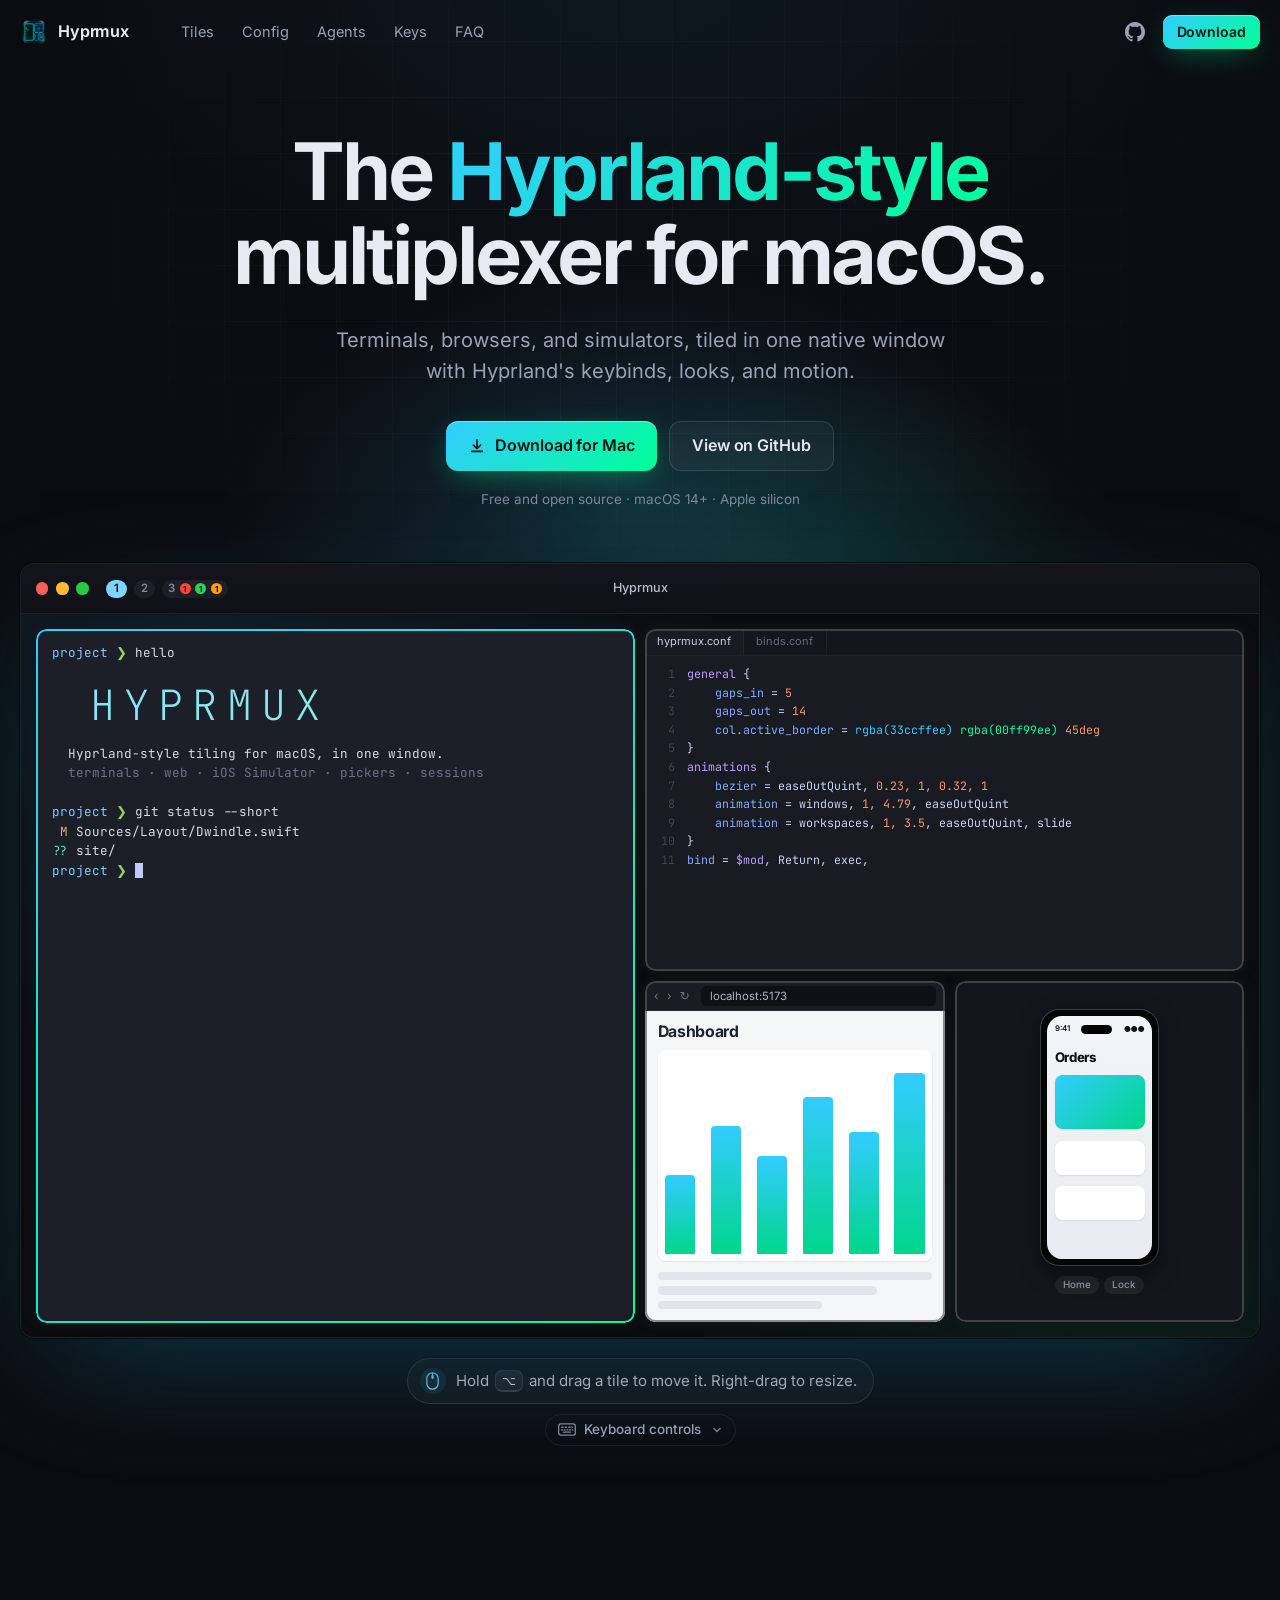
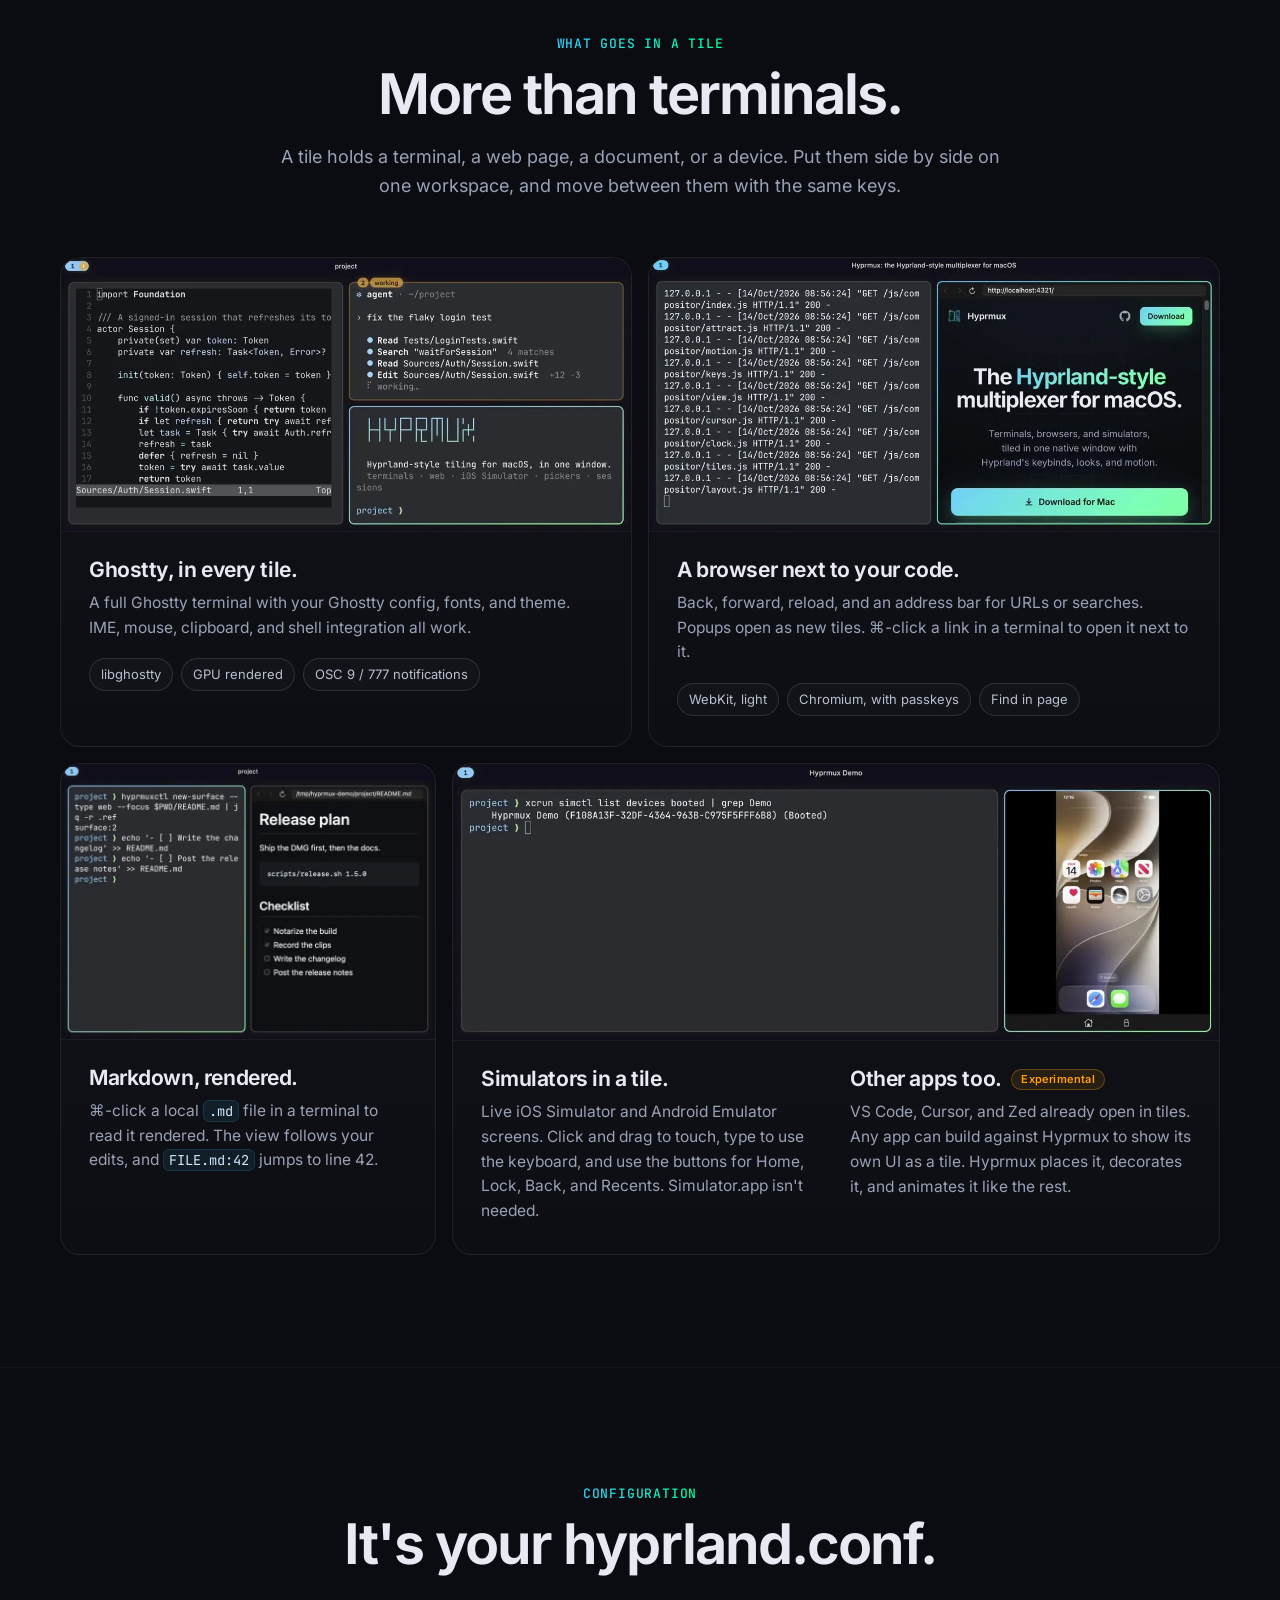
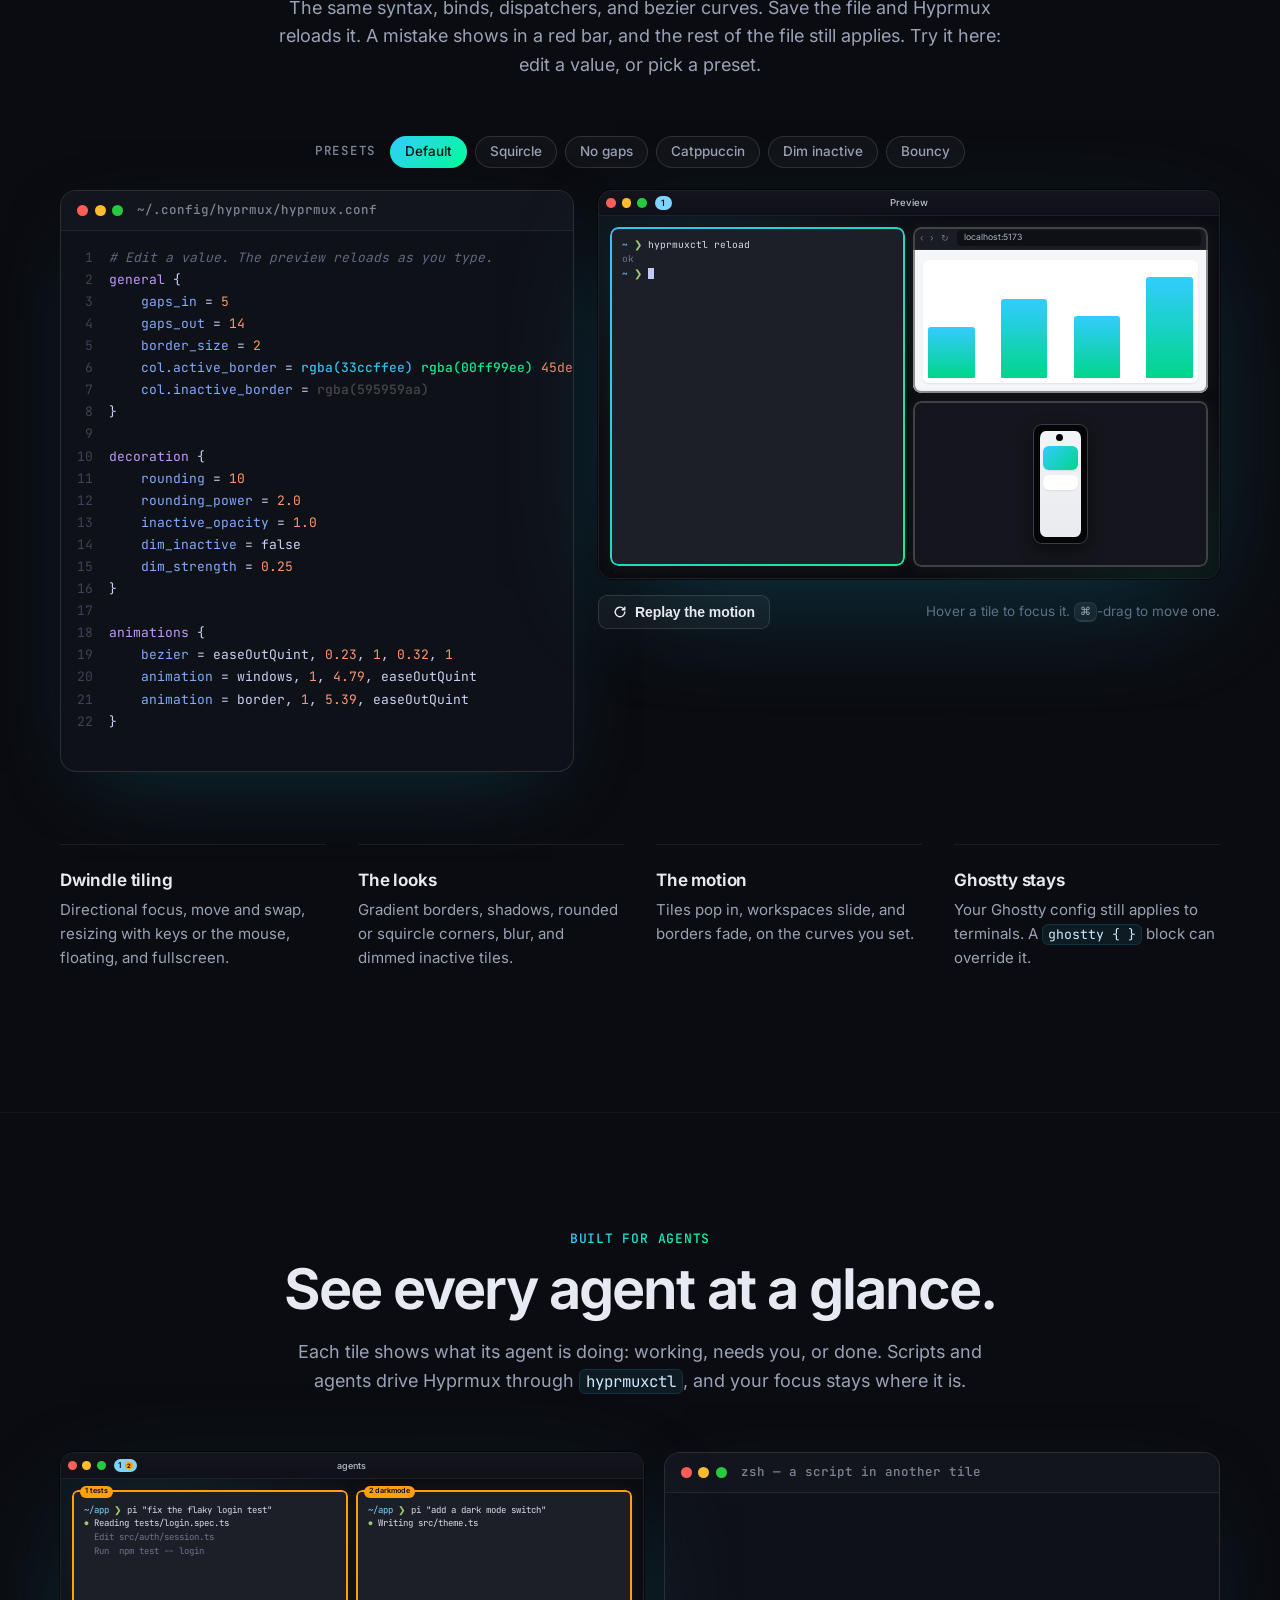
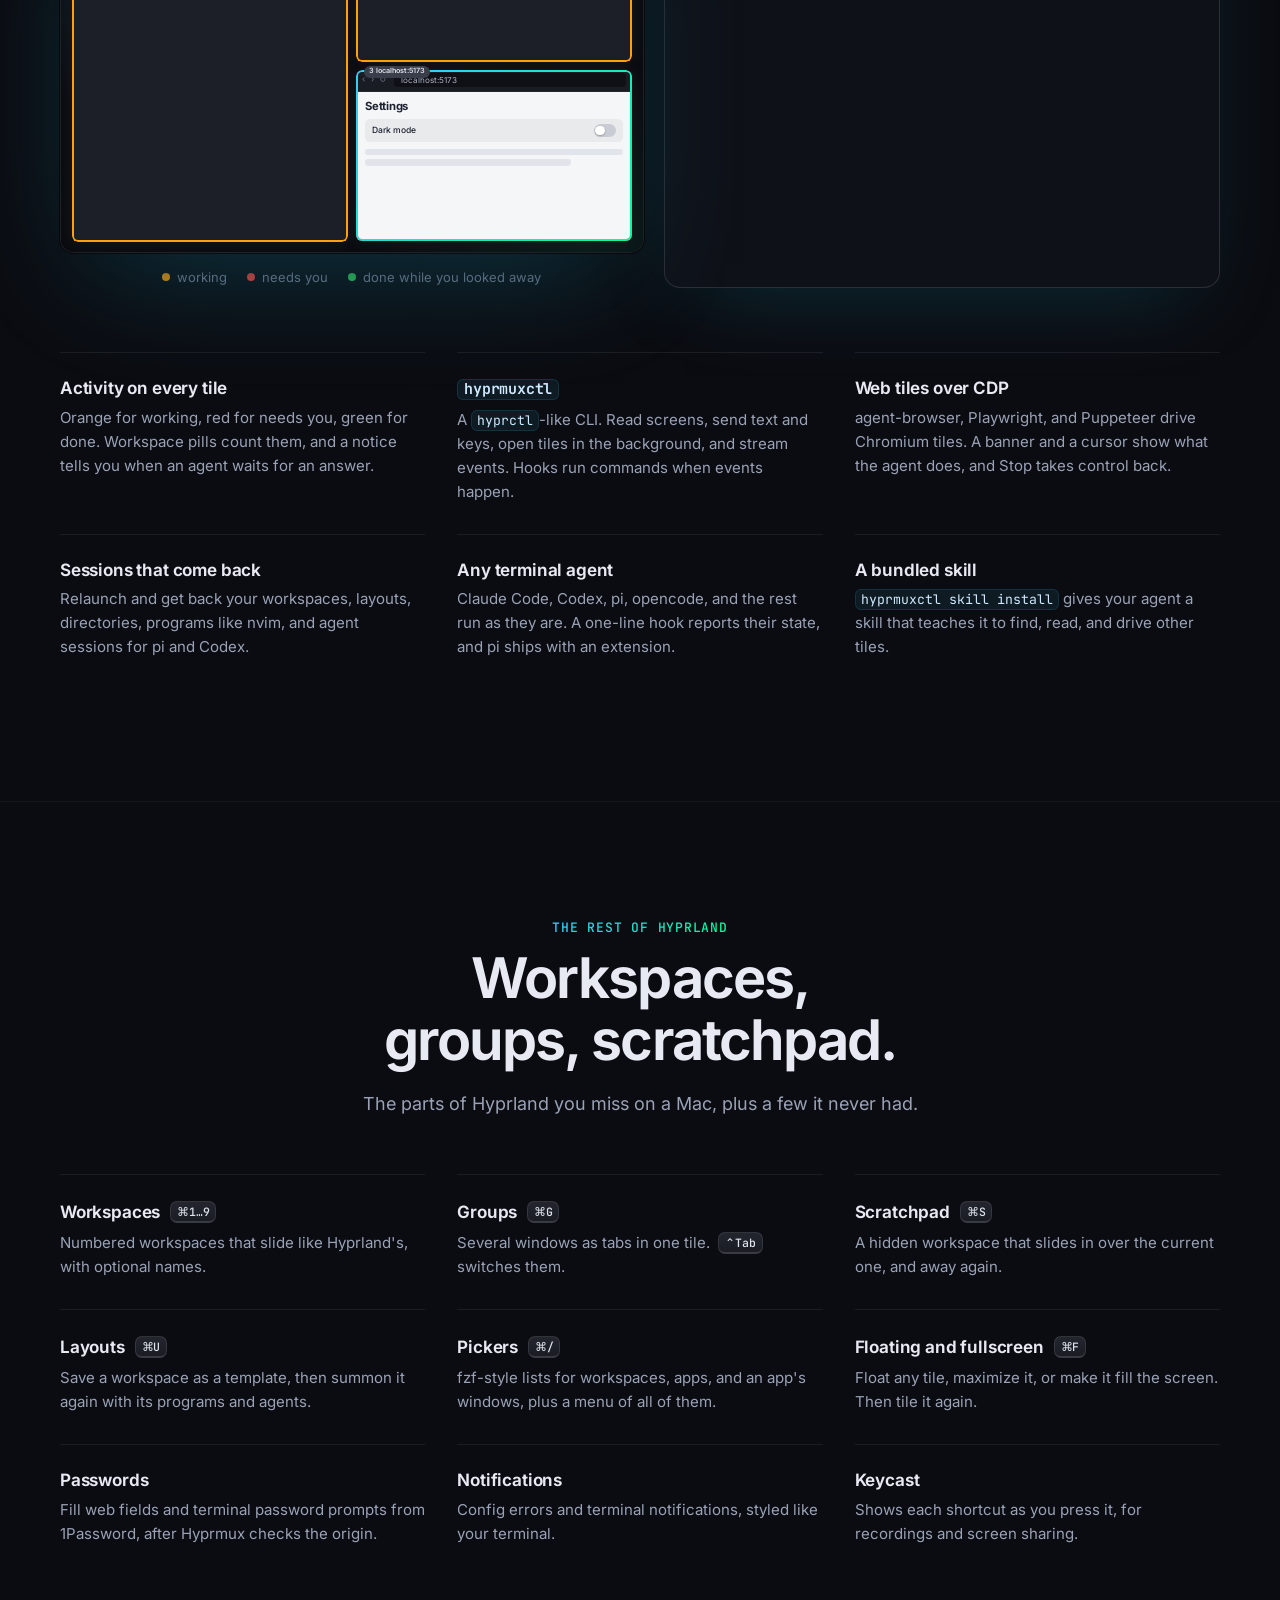
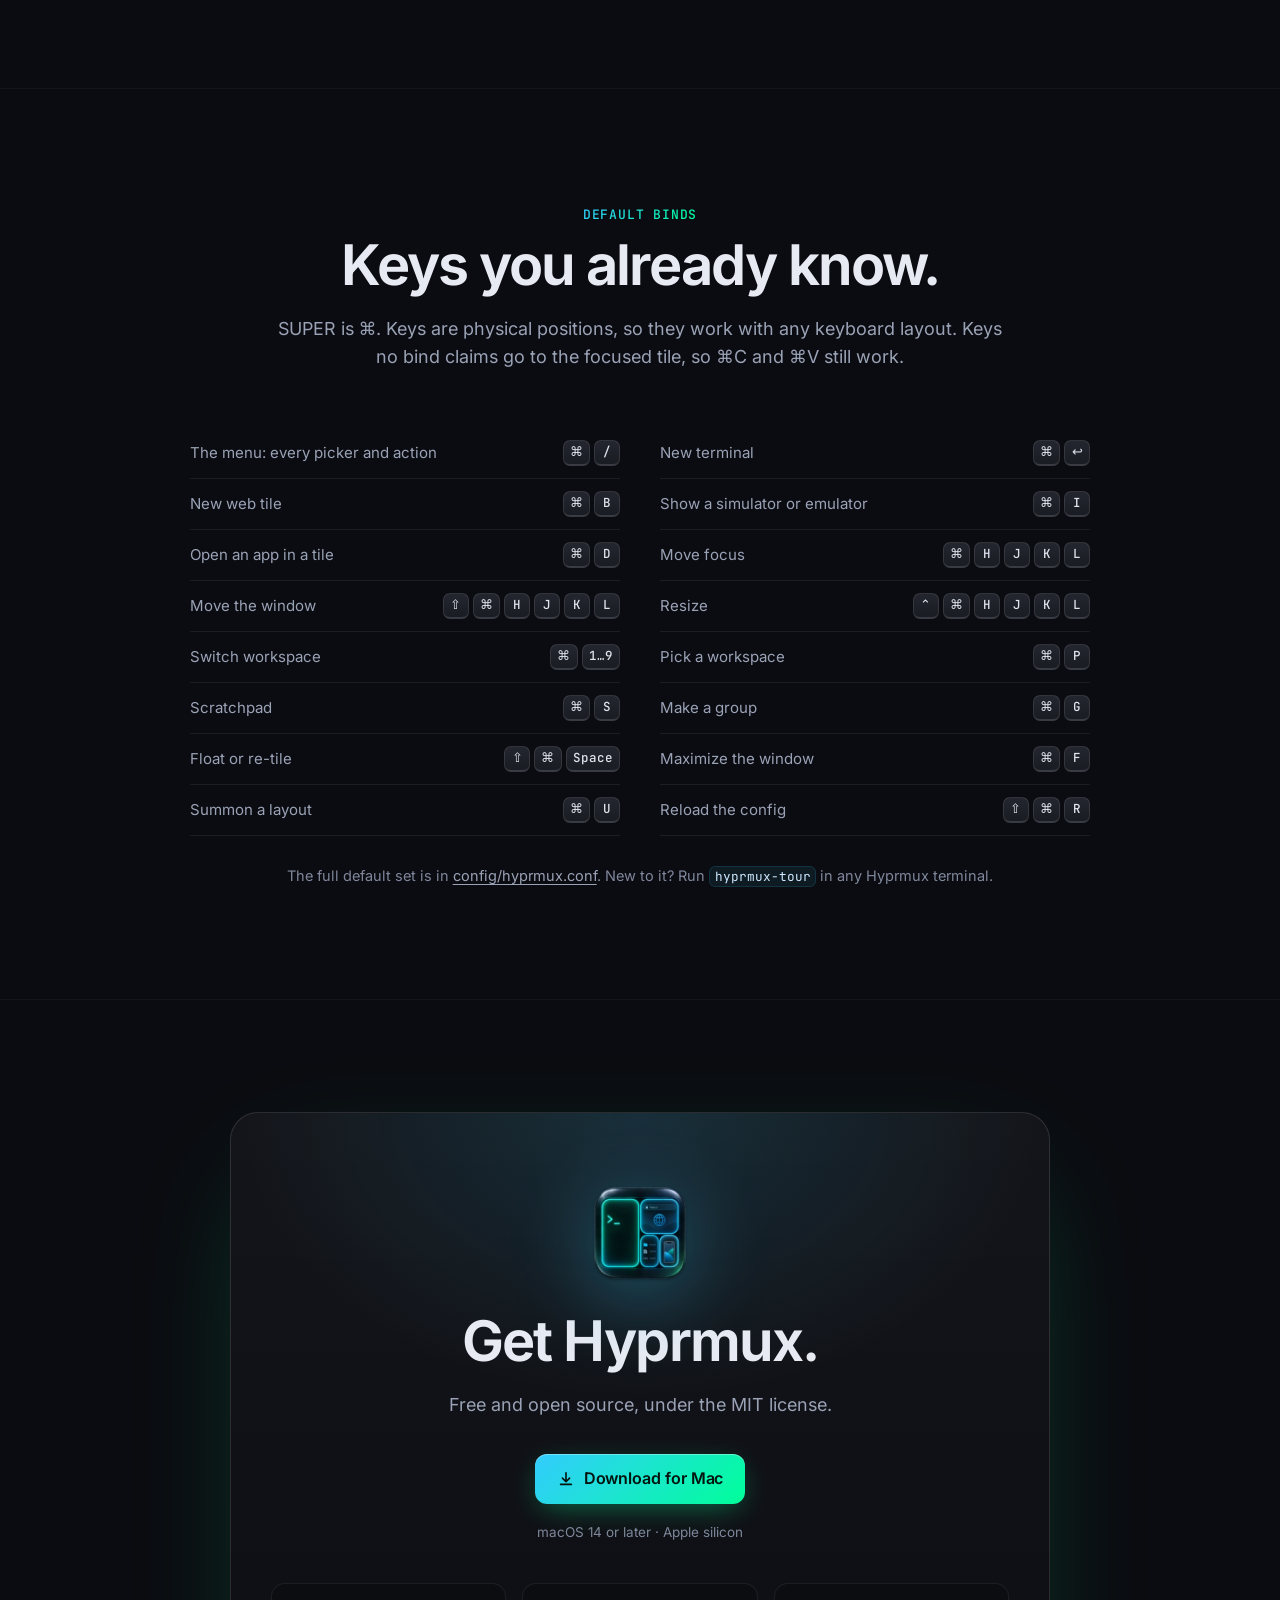
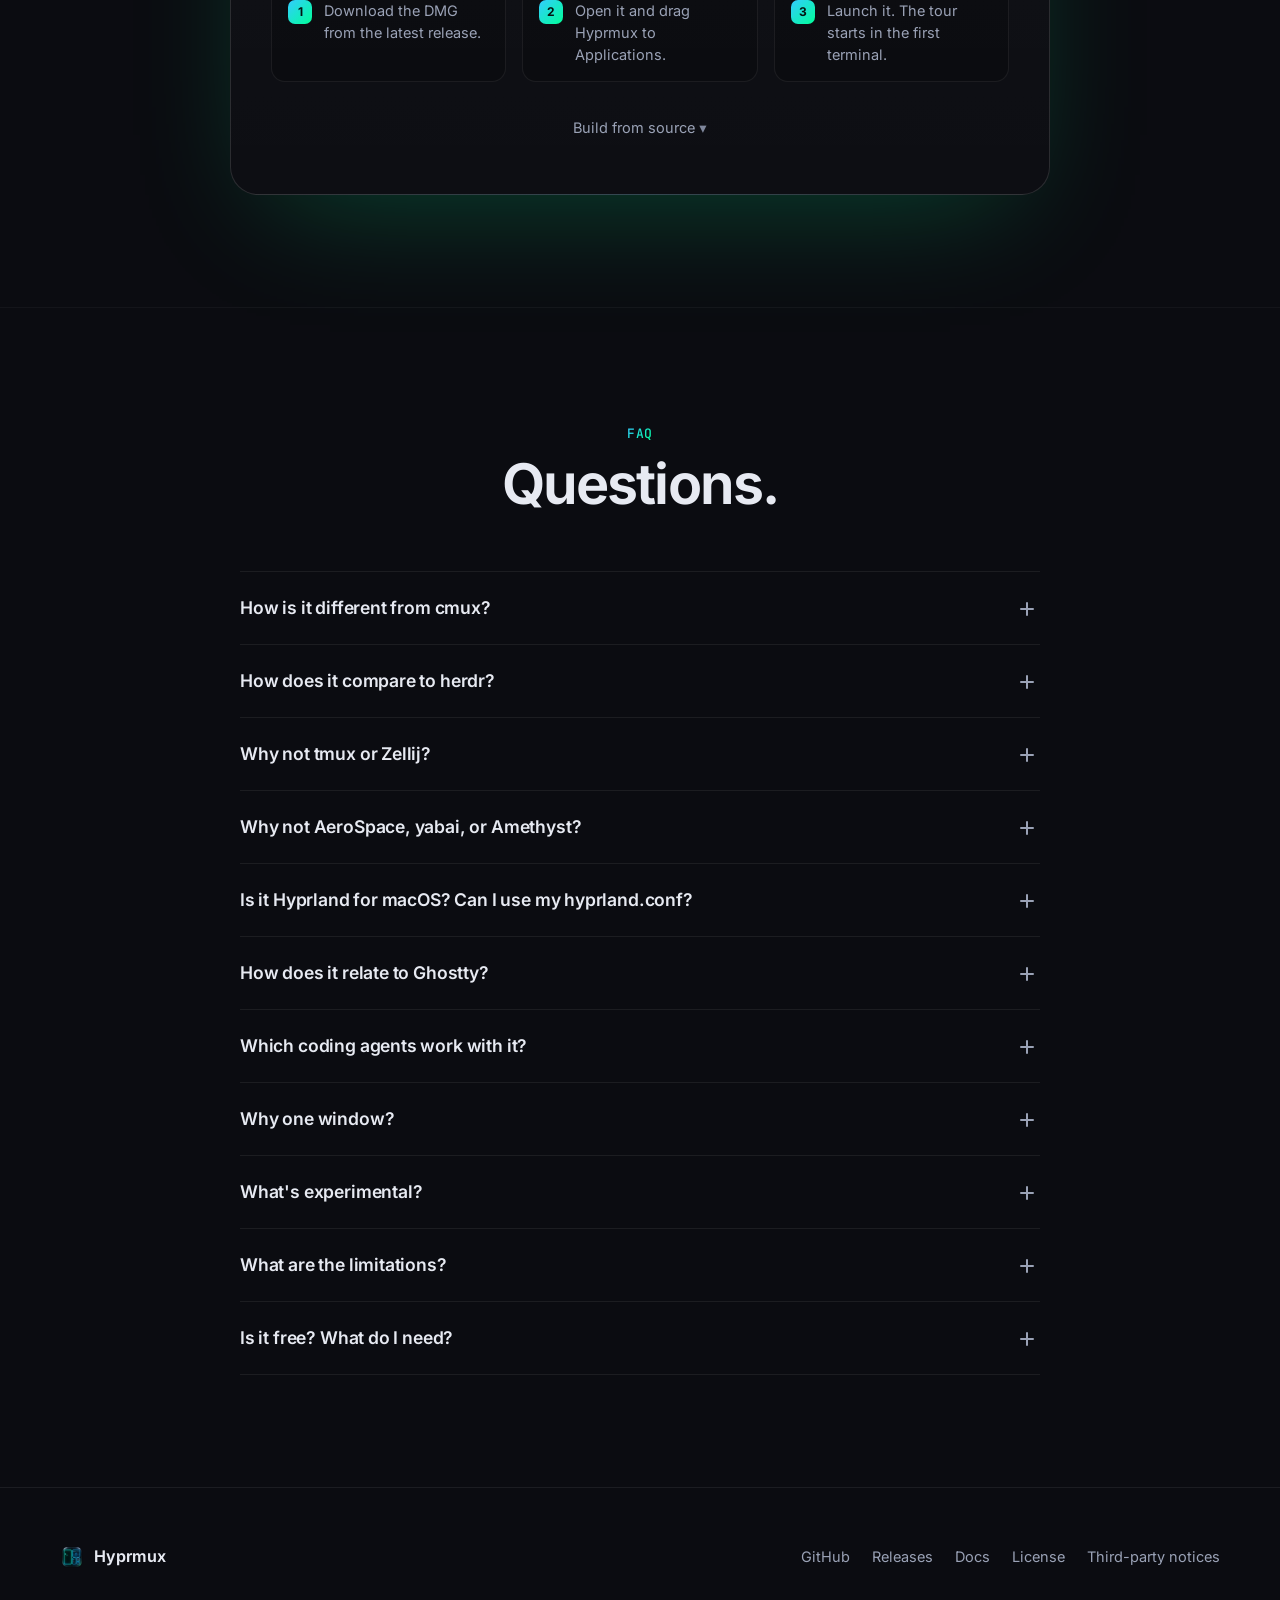
<file: site/index.html>
<!doctype html>
<html lang="en">
<head>
  <meta charset="utf-8">
  <meta name="viewport" content="width=device-width, initial-scale=1">
  <title>Hyprmux: the Hyprland-style multiplexer for macOS</title>
  <meta name="description" content="Hyprmux is a terminal multiplexer for macOS with Hyprland's look and feel. Tile Ghostty terminals, web pages, iOS Simulators, and editors in one native window, driven by Hyprland keybinds and a hyprland.conf-style config.">
  <link rel="canonical" href="https://hyprmux.app/">
  <meta name="theme-color" content="#0b0c11">
  <meta name="color-scheme" content="dark">

  <meta property="og:type" content="website">
  <meta property="og:site_name" content="Hyprmux">
  <meta property="og:url" content="https://hyprmux.app/">
  <meta property="og:title" content="Hyprmux: the Hyprland-style multiplexer for macOS">
  <meta property="og:description" content="A terminal multiplexer for macOS with Hyprland's look and feel. Terminals, browsers, and simulators in one window.">
  <meta property="og:image" content="https://hyprmux.app/media/og.png">
  <meta property="og:image:width" content="1200">
  <meta property="og:image:height" content="630">
  <meta property="og:image:alt" content="Hyprmux: the Hyprland-style multiplexer for macOS">
  <meta name="twitter:card" content="summary_large_image">
  <meta name="twitter:title" content="Hyprmux: the Hyprland-style multiplexer for macOS">
  <meta name="twitter:description" content="A terminal multiplexer for macOS with Hyprland's look and feel. Terminals, browsers, and simulators in one window.">
  <meta name="twitter:image" content="https://hyprmux.app/media/og.png">

  <link rel="icon" href="favicon.ico" sizes="any">
  <link rel="icon" href="media/favicon-32.png" type="image/png" sizes="32x32">
  <link rel="apple-touch-icon" href="apple-touch-icon.png">
  <link rel="preload" href="fonts/inter-latin-wght.woff2" as="font" type="font/woff2" crossorigin>
  <link rel="stylesheet" href="css/site.css">

  <script type="application/ld+json">
  {
    "@context": "https://schema.org",
    "@type": "SoftwareApplication",
    "name": "Hyprmux",
    "url": "https://hyprmux.app/",
    "description": "A terminal multiplexer for macOS with Hyprland's look and feel. Tile Ghostty terminals, web pages, iOS Simulators, and editors in one window.",
    "applicationCategory": "DeveloperApplication",
    "operatingSystem": "macOS 14 or later (Apple silicon)",
    "downloadUrl": "https://github.com/gavrix/hyprmux/releases/latest",
    "codeRepository": "https://github.com/gavrix/hyprmux",
    "license": "https://opensource.org/licenses/MIT",
    "image": "https://hyprmux.app/media/icon-256.png",
    "offers": { "@type": "Offer", "price": "0", "priceCurrency": "USD" }
  }
  </script>
  <script>document.documentElement.classList.add("js")</script>
</head>
<body>
  <a class="skip" href="#main">Skip to content</a>

  <header class="nav">
    <div class="nav__inner">
      <a class="brand" href="./" aria-label="Hyprmux home">
        <img src="media/icon-128.webp" width="28" height="28" alt="">
        <span>Hyprmux</span>
      </a>
      <nav class="nav__links" aria-label="Sections">
        <a href="#tiles">Tiles</a>
        <a href="#config">Config</a>
        <a href="#agents">Agents</a>
        <a href="#keys">Keys</a>
        <a href="#faq">FAQ</a>
      </nav>
      <div class="nav__actions">
        <a class="icon-link" href="https://github.com/gavrix/hyprmux" aria-label="Hyprmux on GitHub">
          <svg viewBox="0 0 16 16" width="20" height="20" aria-hidden="true"><path fill="currentColor" d="M8 0C3.58 0 0 3.58 0 8c0 3.54 2.29 6.53 5.47 7.59.4.07.55-.17.55-.38 0-.19-.01-.82-.01-1.49-2.01.37-2.53-.49-2.69-.94-.09-.23-.48-.94-.82-1.13-.28-.15-.68-.52-.01-.53.63-.01 1.08.58 1.23.82.72 1.21 1.87.87 2.33.66.07-.52.28-.87.51-1.07-1.78-.2-3.64-.89-3.64-3.95 0-.87.31-1.59.82-2.15-.08-.2-.36-1.02.08-2.12 0 0 .67-.21 2.2.82.64-.18 1.32-.27 2-.27.68 0 1.36.09 2 .27 1.53-1.04 2.2-.82 2.2-.82.44 1.1.16 1.92.08 2.12.51.56.82 1.27.82 2.15 0 3.07-1.87 3.75-3.65 3.95.29.25.54.73.54 1.48 0 1.07-.01 1.93-.01 2.2 0 .21.15.46.55.38A8.013 8.013 0 0016 8c0-4.42-3.58-8-8-8z"/></svg>
        </a>
        <a class="btn btn--small btn--primary" href="https://github.com/gavrix/hyprmux/releases/latest">Download</a>
      </div>
    </div>
  </header>

  <main id="main">
    <!-- Hero -->
    <section class="hero" aria-labelledby="hero-title">
      <div class="hero__glow" aria-hidden="true"></div>
      <div class="wrap hero__copy">
        <h1 id="hero-title" class="reveal"><span class="h1__line">The <span class="grad">Hyprland-style</span></span> <span class="h1__line">multiplexer for macOS.</span></h1>
        <p class="lede reveal"><span class="lede__line">Terminals, browsers, and simulators, tiled in one native window</span> <span class="lede__line">with Hyprland's keybinds, looks, and motion.</span></p>
        <div class="cta reveal">
          <a class="btn btn--primary btn--large" href="https://github.com/gavrix/hyprmux/releases/latest">
            <svg viewBox="0 0 20 20" width="18" height="18" aria-hidden="true"><path fill="none" stroke="currentColor" stroke-width="1.8" stroke-linecap="round" stroke-linejoin="round" d="M10 3v10m0 0l-4-4m4 4l4-4M4 16h12"/></svg>
            Download for Mac
          </a>
          <a class="btn btn--ghost btn--large" href="https://github.com/gavrix/hyprmux">View on GitHub</a>
        </div>
        <p class="meta reveal">Free and open source · macOS 14+ · Apple silicon</p>
      </div>

      <div class="wrap wrap--wide reveal">
        <!-- The hero window. js/compositor makes it live; without JS it stays this layout. -->
        <div class="hm" id="hero-window" role="img" aria-label="A Hyprmux window with four tiles: a terminal, an editor showing hyprmux.conf, a web page, and an iPhone simulator.">
          <div class="hm__bar">
            <div class="hm__lights" aria-hidden="true"><i></i><i></i><i></i></div>
            <div class="hm__workspaces" aria-hidden="true">
              <span class="ws ws--active">1</span><span class="ws">2</span><span class="ws">3</span>
            </div>
            <div class="hm__title">Hyprmux</div>
          </div>
          <div class="hm__area">
            <!-- Terminal -->
            <div class="tile tile--focused" data-slot="a" data-kind="terminal" data-label="Terminal">
              <div class="frame">
                <div class="term">
                  <p><span class="p">project</span> <span class="g">❯</span> hello</p>
                  <p class="term__banner" aria-hidden="true">HYPRMUX</p>
                  <p class="term__line">Hyprland-style tiling for macOS, in one window.</p>
                  <p class="term__line d">terminals · web · iOS Simulator · pickers · sessions</p>
                  <p>&nbsp;</p>
                  <p><span class="p">project</span> <span class="g">❯</span> git status --short</p>
                  <p><span class="y">&nbsp;M</span> Sources/Layout/Dwindle.swift</p>
                  <p><span class="gr">??</span> site/</p>
                  <p><span class="p">project</span> <span class="g">❯</span> <span class="cursor"></span></p>
                </div>
              </div>
            </div>
            <!-- Editor -->
            <div class="tile" data-slot="b" data-kind="editor" data-label="Editor: hyprmux.conf">
              <div class="frame">
                <div class="editor">
                  <div class="editor__tabs"><span class="editor__tab">hyprmux.conf</span><span class="editor__tab editor__tab--dim">binds.conf</span></div>
                  <ol class="editor__code">
                    <li><span class="k">general</span> {</li>
                    <li>    <span class="n">gaps_in</span> = <span class="v">5</span></li>
                    <li>    <span class="n">gaps_out</span> = <span class="v">14</span></li>
                    <li>    <span class="n">col.active_border</span> = <span class="c1">rgba(33ccffee)</span> <span class="c2">rgba(00ff99ee)</span> <span class="v">45deg</span></li>
                    <li>}</li>
                    <li><span class="k">animations</span> {</li>
                    <li>    <span class="n">bezier</span> = easeOutQuint, <span class="v">0.23, 1, 0.32, 1</span></li>
                    <li>    <span class="n">animation</span> = windows, <span class="v">1, 4.79</span>, easeOutQuint</li>
                    <li>    <span class="n">animation</span> = workspaces, <span class="v">1, 3.5</span>, easeOutQuint, slide</li>
                    <li>}</li>
                    <li><span class="n">bind</span> = <span class="k">$mod</span>, Return, exec,</li>
                  </ol>
                </div>
              </div>
            </div>
            <!-- Web -->
            <div class="tile" data-slot="c" data-kind="web" data-label="Web page">
              <div class="frame">
                <div class="web">
                  <div class="web__bar"><span class="web__nav" aria-hidden="true">‹ › ↻</span><span class="web__url">localhost:5173</span></div>
                  <div class="web__page">
                    <div class="web__h">Dashboard</div>
                    <div class="web__chart" aria-hidden="true"><i style="--h:40%"></i><i style="--h:65%"></i><i style="--h:50%"></i><i style="--h:80%"></i><i style="--h:62%"></i><i style="--h:92%"></i></div>
                    <div class="web__rows" aria-hidden="true"><i></i><i></i><i></i></div>
                  </div>
                </div>
              </div>
            </div>
            <!-- iPhone -->
            <div class="tile" data-slot="d" data-kind="mobile" data-label="iPhone simulator">
              <div class="frame">
                <div class="device">
                  <div class="phone">
                    <div class="phone__screen">
                      <div class="phone__status"><span>9:41</span><span class="phone__island"></span><span>●●●</span></div>
                      <div class="phone__title">Orders</div>
                      <div class="phone__card phone__card--hi"></div>
                      <div class="phone__card"></div>
                      <div class="phone__card"></div>
                    </div>
                  </div>
                  <div class="device__buttons" aria-hidden="true"><span>Home</span><span>Lock</span></div>
                </div>
              </div>
            </div>
            <div class="keycast" aria-hidden="true"><span class="keycast__chord">⌘↩</span><span class="keycast__label">New terminal</span></div>
          </div>
        </div>
      </div>
    </section>

    <!-- What goes in a tile -->
    <section class="section" id="tiles" aria-labelledby="tiles-title">
      <div class="wrap">
        <header class="section__head reveal">
          <p class="kicker">What goes in a tile</p>
          <h2 id="tiles-title">More than terminals.</h2>
          <p class="section__lede">A tile holds a terminal, a web page, a document, or a device. Put them side by side on one workspace, and move between them with the same keys.</p>
        </header>

        <div class="bento">
          <article class="card card--terminal reveal">
            <div class="card__media">
              <video class="card__video" muted loop playsinline preload="none" poster="media/clips/terminal.webp" data-src="media/clips/terminal.mp4" aria-label="Three terminal tiles: nvim with Swift code, a coding agent at work, and the Hyprmux banner."></video>
            </div>
            <div class="card__body">
              <h3>Ghostty, in every tile.</h3>
              <p>A full Ghostty terminal with your Ghostty config, fonts, and theme. IME, mouse, clipboard, and shell integration all work.</p>
              <ul class="chips"><li>libghostty</li><li>GPU rendered</li><li>OSC 9 / 777 notifications</li></ul>
            </div>
          </article>

          <article class="card card--web reveal">
            <div class="card__media">
              <video class="card__video" muted loop playsinline preload="none" poster="media/clips/web.webp" data-src="media/clips/web.mp4" aria-label="A terminal tails a server log while a web tile loads hyprmux.app next to it."></video>
            </div>
            <div class="card__body">
              <h3>A browser next to your code.</h3>
              <p>Back, forward, reload, and an address bar for URLs or searches. Popups open as new tiles. ⌘-click a link in a terminal to open it next to it.</p>
              <ul class="chips"><li>WebKit, light</li><li>Chromium, with passkeys</li><li>Find in page</li></ul>
            </div>
          </article>

          <article class="card card--md reveal">
            <div class="card__media">
              <video class="card__video" muted loop playsinline preload="none" poster="media/clips/markdown.webp" data-src="media/clips/markdown.mp4" aria-label="A README opens rendered in a web tile, and gains checklist items as a terminal appends them."></video>
            </div>
            <div class="card__body">
              <h3>Markdown, rendered.</h3>
              <p>⌘-click a local <code>.md</code> file in a terminal to read it rendered. The view follows your edits, and <code>FILE.md:42</code> jumps to line 42.</p>
            </div>
          </article>

          <article class="card card--devices reveal">
            <div class="card__media">
              <video class="card__video" muted loop playsinline preload="none" poster="media/clips/devices.webp" data-src="media/clips/devices.mp4" aria-label="A live iOS Simulator in a tile next to a terminal: scrolling Settings, then the home screen."></video>
            </div>
            <div class="card__body card__body--split">
              <div>
                <h3>Simulators in a tile.</h3>
                <p>Live iOS Simulator and Android Emulator screens. Click and drag to touch, type to use the keyboard, and use the buttons for Home, Lock, Back, and Recents. Simulator.app isn't needed.</p>
              </div>
              <div>
                <h3>Other apps too. <span class="badge">Experimental</span></h3>
                <p>VS Code, Cursor, and Zed already open in tiles. Any app can build against Hyprmux to show its own UI as a tile. Hyprmux places it, decorates it, and animates it like the rest.</p>
              </div>
            </div>
          </article>
        </div>
      </div>
    </section>

    <!-- Config -->
    <section class="section" id="config" aria-labelledby="config-title">
      <div class="wrap">
        <header class="section__head reveal">
          <p class="kicker">Configuration</p>
          <h2 id="config-title">It's your hyprland.conf.</h2>
          <p class="section__lede">The same syntax, binds, dispatchers, and bezier curves. Save the file and Hyprmux reloads it. A mistake shows in a red bar, and the rest of the file still applies. Try it here: edit a value, or pick a preset.</p>
        </header>

        <div class="playground reveal">
          <div class="presets" role="group" aria-label="Config presets" hidden></div>
          <div class="playground__grid">
            <figure class="codecard playground__editor">
              <figcaption class="codecard__bar"><span class="hm__lights" aria-hidden="true"><i></i><i></i><i></i></span><span>~/.config/hyprmux/hyprmux.conf</span></figcaption>
              <div class="cfg">
                <pre class="cfg__gutter" aria-hidden="true"></pre>
                <div class="cfg__body">
                  <pre class="cfg__hl" aria-hidden="true"></pre>
                  <textarea class="cfg__input" spellcheck="false" autocapitalize="off" autocomplete="off" autocorrect="off" aria-label="Config file. Edits restyle the preview window." rows="22">
# Edit a value. The preview reloads as you type.
general {
    gaps_in = 5
    gaps_out = 14
    border_size = 2
    col.active_border = rgba(33ccffee) rgba(00ff99ee) 45deg
    col.inactive_border = rgba(595959aa)
}

decoration {
    rounding = 10
    rounding_power = 2.0
    inactive_opacity = 1.0
    dim_inactive = false
    dim_strength = 0.25
}

animations {
    bezier = easeOutQuint, 0.23, 1, 0.32, 1
    animation = windows, 1, 4.79, easeOutQuint
    animation = border, 1, 5.39, easeOutQuint
}</textarea>
                </div>
              </div>
            </figure>

            <div class="playground__preview">
              <div class="hm hm--mini" id="config-window" role="img" aria-label="A preview window with three tiles, styled by the config.">
                <div class="hm__bar">
                  <div class="hm__lights" aria-hidden="true"><i></i><i></i><i></i></div>
                  <div class="hm__workspaces" aria-hidden="true"><span class="ws ws--active">1</span></div>
                  <div class="hm__title">Preview</div>
                </div>
                <div class="hm__area">
                  <div class="tile tile--focused" data-slot="a" data-kind="terminal" data-label="Terminal">
                    <div class="frame"><div class="term">
                      <p><span class="p">~</span> <span class="g">❯</span> hyprmuxctl reload</p>
                      <p class="d">ok</p>
                      <p><span class="p">~</span> <span class="g">❯</span> <span class="cursor"></span></p>
                    </div></div>
                  </div>
                  <div class="tile" data-slot="b" data-kind="web" data-label="Web page">
                    <div class="frame"><div class="web">
                      <div class="web__bar"><span class="web__nav" aria-hidden="true">‹ › ↻</span><span class="web__url">localhost:5173</span></div>
                      <div class="web__page">
                        <div class="web__chart" aria-hidden="true"><i style="--h:45%"></i><i style="--h:70%"></i><i style="--h:55%"></i><i style="--h:90%"></i></div>
                      </div>
                    </div></div>
                  </div>
                  <div class="tile" data-slot="c" data-kind="mobile" data-label="iPhone simulator">
                    <div class="frame"><div class="device">
                      <div class="phone"><div class="phone__screen">
                        <div class="phone__status"><span>9:41</span><span class="phone__island"></span><span>●●●</span></div>
                        <div class="phone__card phone__card--hi"></div>
                        <div class="phone__card"></div>
                      </div></div>
                    </div></div>
                  </div>
                  <div class="hm__errors" role="status" aria-live="polite"></div>
                </div>
              </div>
              <div class="playground__actions" hidden>
                <button class="btn btn--ghost btn--small playground__replay" type="button">
                  <svg viewBox="0 0 16 16" width="14" height="14" aria-hidden="true"><path d="M13.5 8a5.5 5.5 0 1 1-1.6-3.9M13.5 2.5v3h-3" fill="none" stroke="currentColor" stroke-width="1.6" stroke-linecap="round" stroke-linejoin="round"/></svg>
                  Replay the motion
                </button>
                <span class="playground__tip">Hover a tile to focus it. <kbd>⌘</kbd>-drag to move one.</span>
              </div>
            </div>
          </div>
        </div>

        <ul class="features features--4">
          <li class="feature reveal"><h3>Dwindle tiling</h3><p>Directional focus, move and swap, resizing with keys or the mouse, floating, and fullscreen.</p></li>
          <li class="feature reveal"><h3>The looks</h3><p>Gradient borders, shadows, rounded or squircle corners, blur, and dimmed inactive tiles.</p></li>
          <li class="feature reveal"><h3>The motion</h3><p>Tiles pop in, workspaces slide, and borders fade, on the curves you set.</p></li>
          <li class="feature reveal"><h3>Ghostty stays</h3><p>Your Ghostty config still applies to terminals. A <code>ghostty { }</code> block can override it.</p></li>
        </ul>
      </div>
    </section>

    <!-- Agents -->
    <section class="section" id="agents" aria-labelledby="agents-title">
      <div class="wrap">
        <header class="section__head reveal">
          <p class="kicker">Built for agents</p>
          <h2 id="agents-title">See every agent at a glance.</h2>
          <p class="section__lede">Each tile shows what its agent is doing: working, needs you, or done. Scripts and agents drive Hyprmux through <code>hyprmuxctl</code>, and your focus stays where it is.</p>
        </header>

        <div class="agents reveal">
          <div class="agents__board">
            <div class="hm hm--mini hm--board" id="agents-window" role="img" aria-label="A Hyprmux workspace with two coding agents and a web page. Each tile's pill shows its surface number and title, in the color of what its agent is doing.">
              <div class="hm__bar">
                <div class="hm__lights" aria-hidden="true"><i></i><i></i><i></i></div>
                <div class="hm__workspaces" aria-hidden="true"><span class="ws ws--active">1<b class="bub bub--working">2</b></span></div>
                <div class="hm__title">agents</div>
              </div>
              <div class="hm__area">
                <div class="tile tile--working" data-slot="a" data-kind="terminal" data-label="tests" data-activity="working">
                  <div class="frame"><div class="term">
                    <p><span class="p">~/app</span> <span class="g">❯</span> pi "fix the flaky login test"</p>
                    <p><span class="g">●</span> Reading tests/login.spec.ts</p>
                    <p class="d">  Edit src/auth/session.ts</p>
                    <p class="d">  Run  npm test -- login</p>
                  </div></div>
                  <span class="tile__pill">1 tests</span>
                </div>
                <div class="tile tile--working" data-slot="b" data-kind="terminal" data-label="darkmode" data-activity="working">
                  <div class="frame"><div class="term">
                    <p><span class="p">~/app</span> <span class="g">❯</span> pi "add a dark mode switch"</p>
                    <p><span class="g">●</span> Writing src/theme.ts</p>
                  </div></div>
                  <span class="tile__pill">2 darkmode</span>
                </div>
                <div class="tile tile--focused" data-slot="c" data-kind="web" data-label="localhost:5173">
                  <div class="frame"><div class="web">
                    <div class="web__bar"><span class="web__nav" aria-hidden="true">‹ › ↻</span><span class="web__url">localhost:5173</span></div>
                    <div class="web__page web__page--app">
                      <div class="web__h">Settings</div>
                      <div class="web__toggle"><span>Dark mode</span><i class="web__switch"></i></div>
                      <div class="web__rows" aria-hidden="true"><i></i><i></i></div>
                    </div>
                  </div></div>
                  <span class="tile__pill">3 localhost:5173</span>
                </div>
              </div>
            </div>
            <ul class="agents__legend" aria-label="Activity colors">
              <li><i class="dot dot--working"></i>working</li>
              <li><i class="dot dot--blocked"></i>needs you</li>
              <li><i class="dot dot--done"></i>done while you looked away</li>
            </ul>
          </div>

          <figure class="codecard codecard--term">
            <figcaption class="codecard__bar"><span class="hm__lights" aria-hidden="true"><i></i><i></i><i></i></span><span>zsh — a script in another tile</span></figcaption>
<pre class="code"><code><span class="g">❯</span> hyprmuxctl new-surface --input <span class="y">'pi "document the orders API"\n'</span> | jq -r .ref
surface:4
<span class="g">❯</span> hyprmuxctl read-screen --surface 2 --lines 2
Allow rm -rf build?
  1. Yes   2. No
<span class="g">❯</span> hyprmuxctl send --surface 2 <span class="y">'y\n'</span>
<span class="g">❯</span> agent-browser connect <span class="y">"$(hyprmuxctl cdp-url)"</span> &amp;&amp; agent-browser click @e2
<span class="gr">✓</span> clicked @e2
<span class="g">❯</span> hyprmuxctl events
<span class="d">agent>>4,pi,done
agent>>1,pi,done</span></code></pre>
          </figure>
        </div>

        <ul class="features features--3">
          <li class="feature reveal">
            <h3>Activity on every tile</h3>
            <p>Orange for working, red for needs you, green for done. Workspace pills count them, and a notice tells you when an agent waits for an answer.</p>
          </li>
          <li class="feature reveal">
            <h3><code>hyprmuxctl</code></h3>
            <p>A <code>hyprctl</code>-like CLI. Read screens, send text and keys, open tiles in the background, and stream events. Hooks run commands when events happen.</p>
          </li>
          <li class="feature reveal">
            <h3>Web tiles over CDP</h3>
            <p>agent-browser, Playwright, and Puppeteer drive Chromium tiles. A banner and a cursor show what the agent does, and Stop takes control back.</p>
          </li>
          <li class="feature reveal">
            <h3>Sessions that come back</h3>
            <p>Relaunch and get back your workspaces, layouts, directories, programs like nvim, and agent sessions for pi and Codex.</p>
          </li>
          <li class="feature reveal">
            <h3>Any terminal agent</h3>
            <p>Claude Code, Codex, pi, opencode, and the rest run as they are. A one-line hook reports their state, and pi ships with an extension.</p>
          </li>
          <li class="feature reveal">
            <h3>A bundled skill</h3>
            <p><code>hyprmuxctl skill install</code> gives your agent a skill that teaches it to find, read, and drive other tiles.</p>
          </li>
        </ul>
      </div>
    </section>

    <!-- The rest of Hyprland -->
    <section class="section" id="more" aria-labelledby="more-title">
      <div class="wrap">
        <header class="section__head reveal">
          <p class="kicker">The rest of Hyprland</p>
          <h2 id="more-title">Workspaces, groups, scratchpad.</h2>
          <p class="section__lede">The parts of Hyprland you miss on a Mac, plus a few it never had.</p>
        </header>
        <ul class="features features--3">
          <li class="feature reveal"><h3>Workspaces <kbd>⌘1…9</kbd></h3><p>Numbered workspaces that slide like Hyprland's, with optional names.</p></li>
          <li class="feature reveal"><h3>Groups <kbd>⌘G</kbd></h3><p>Several windows as tabs in one tile. <kbd>⌃Tab</kbd> switches them.</p></li>
          <li class="feature reveal"><h3>Scratchpad <kbd>⌘S</kbd></h3><p>A hidden workspace that slides in over the current one, and away again.</p></li>
          <li class="feature reveal"><h3>Layouts <kbd>⌘U</kbd></h3><p>Save a workspace as a template, then summon it again with its programs and agents.</p></li>
          <li class="feature reveal"><h3>Pickers <kbd>⌘/</kbd></h3><p>fzf-style lists for workspaces, apps, and an app's windows, plus a menu of all of them.</p></li>
          <li class="feature reveal"><h3>Floating and fullscreen <kbd>⌘F</kbd></h3><p>Float any tile, maximize it, or make it fill the screen. Then tile it again.</p></li>
          <li class="feature reveal"><h3>Passwords</h3><p>Fill web fields and terminal password prompts from 1Password, after Hyprmux checks the origin.</p></li>
          <li class="feature reveal"><h3>Notifications</h3><p>Config errors and terminal notifications, styled like your terminal.</p></li>
          <li class="feature reveal"><h3>Keycast</h3><p>Shows each shortcut as you press it, for recordings and screen sharing.</p></li>
        </ul>
      </div>
    </section>

    <!-- Keys -->
    <section class="section" id="keys" aria-labelledby="keys-title">
      <div class="wrap">
        <header class="section__head reveal">
          <p class="kicker">Default binds</p>
          <h2 id="keys-title">Keys you already know.</h2>
          <p class="section__lede">SUPER is ⌘. Keys are physical positions, so they work with any keyboard layout. Keys no bind claims go to the focused tile, so ⌘C and ⌘V still work.</p>
        </header>
        <dl class="keys reveal">
          <div><dt><kbd>⌘</kbd><kbd>/</kbd></dt><dd>The menu: every picker and action</dd></div>
          <div><dt><kbd>⌘</kbd><kbd>↩</kbd></dt><dd>New terminal</dd></div>
          <div><dt><kbd>⌘</kbd><kbd>B</kbd></dt><dd>New web tile</dd></div>
          <div><dt><kbd>⌘</kbd><kbd>I</kbd></dt><dd>Show a simulator or emulator</dd></div>
          <div><dt><kbd>⌘</kbd><kbd>D</kbd></dt><dd>Open an app in a tile</dd></div>
          <div><dt><kbd>⌘</kbd><kbd>H</kbd><kbd>J</kbd><kbd>K</kbd><kbd>L</kbd></dt><dd>Move focus</dd></div>
          <div><dt><kbd>⇧</kbd><kbd>⌘</kbd><kbd>H</kbd><kbd>J</kbd><kbd>K</kbd><kbd>L</kbd></dt><dd>Move the window</dd></div>
          <div><dt><kbd>⌃</kbd><kbd>⌘</kbd><kbd>H</kbd><kbd>J</kbd><kbd>K</kbd><kbd>L</kbd></dt><dd>Resize</dd></div>
          <div><dt><kbd>⌘</kbd><kbd>1…9</kbd></dt><dd>Switch workspace</dd></div>
          <div><dt><kbd>⌘</kbd><kbd>P</kbd></dt><dd>Pick a workspace</dd></div>
          <div><dt><kbd>⌘</kbd><kbd>S</kbd></dt><dd>Scratchpad</dd></div>
          <div><dt><kbd>⌘</kbd><kbd>G</kbd></dt><dd>Make a group</dd></div>
          <div><dt><kbd>⇧</kbd><kbd>⌘</kbd><kbd>Space</kbd></dt><dd>Float or re-tile</dd></div>
          <div><dt><kbd>⌘</kbd><kbd>F</kbd></dt><dd>Maximize the window</dd></div>
          <div><dt><kbd>⌘</kbd><kbd>U</kbd></dt><dd>Summon a layout</dd></div>
          <div><dt><kbd>⇧</kbd><kbd>⌘</kbd><kbd>R</kbd></dt><dd>Reload the config</dd></div>
        </dl>
        <p class="note reveal">The full default set is in <a href="https://github.com/gavrix/hyprmux/blob/master/config/hyprmux.conf">config/hyprmux.conf</a>. New to it? Run <code>hyprmux-tour</code> in any Hyprmux terminal.</p>
      </div>
    </section>

    <!-- Install -->
    <section class="section" id="install" aria-labelledby="install-title">
      <div class="wrap">
        <div class="install reveal">
          <img class="install__icon" src="media/icon-256.webp" width="112" height="112" alt="Hyprmux app icon" loading="lazy">
          <h2 id="install-title">Get Hyprmux.</h2>
          <p class="section__lede">Free and open source, under the MIT license.</p>
          <div class="cta">
            <a class="btn btn--primary btn--large" href="https://github.com/gavrix/hyprmux/releases/latest">
              <svg viewBox="0 0 20 20" width="18" height="18" aria-hidden="true"><path fill="none" stroke="currentColor" stroke-width="1.8" stroke-linecap="round" stroke-linejoin="round" d="M10 3v10m0 0l-4-4m4 4l4-4M4 16h12"/></svg>
              Download for Mac
            </a>
          </div>
          <p class="meta">macOS 14 or later · Apple silicon</p>
          <ol class="steps">
            <li><span>1</span>Download the DMG from the latest release.</li>
            <li><span>2</span>Open it and drag Hyprmux to Applications.</li>
            <li><span>3</span>Launch it. The tour starts in the first terminal.</li>
          </ol>
          <details class="source">
            <summary>Build from source</summary>
            <div class="copyblock">
<pre class="code"><code>git clone https://github.com/gavrix/hyprmux.git && cd hyprmux
scripts/bundle.sh
open build/Hyprmux.app</code></pre>
              <button class="copy" type="button" data-copy="git clone https://github.com/gavrix/hyprmux.git &amp;&amp; cd hyprmux&#10;scripts/bundle.sh&#10;open build/Hyprmux.app">Copy</button>
            </div>
            <p class="note">Needs Xcode 16 or later and about 1.5 GB of disk. The first run downloads libghostty and the Chromium SDK, about 260 MB.</p>
          </details>
        </div>
      </div>
    </section>

    <!-- FAQ -->
    <section class="section" id="faq" aria-labelledby="faq-title">
      <div class="wrap wrap--narrow">
        <header class="section__head reveal">
          <p class="kicker">FAQ</p>
          <h2 id="faq-title">Questions.</h2>
        </header>
        <div class="faq reveal">
          <details>
            <summary>How is it different from cmux?</summary>
            <p>Both are native macOS apps built on libghostty, with a scriptable browser and a CLI. cmux is a terminal first: vertical tabs with git branches and ports, split panes, notification rings, remote SSH workspaces, and an iOS companion app. Hyprmux is a tiling environment: Hyprland's dwindle layout, workspaces, groups, and animations, a <code>hyprland.conf</code>-style config, and tiles that hold simulators and editors as well as terminals and web pages. Pick cmux for a polished terminal with tabs. Pick Hyprmux if you want Hyprland's way of working.</p>
          </details>
          <details>
            <summary>How does it compare to herdr?</summary>
            <p>herdr runs inside your terminal, like tmux. It keeps agents running in a background server, lets you detach and reattach, works over SSH, and runs on macOS, Linux, and Windows. Hyprmux is a native Mac app with a graphical compositor. It tiles more than terminals, and it shows agent state on tiles and workspaces. It doesn't run headless, and when Hyprmux quits its programs stop. On relaunch it brings back the layout and resumes agent sessions.</p>
          </details>
          <details>
            <summary>Why not tmux or Zellij?</summary>
            <p>They run in any terminal, on any machine, over SSH, and sessions survive when you disconnect. Hyprmux can't do that. In exchange, it draws real tiles: smooth animation, gradient borders, blur, mouse resizing, and tiles that aren't terminals at all. You can still run tmux inside a Hyprmux terminal.</p>
          </details>
          <details>
            <summary>Why not AeroSpace, yabai, or Amethyst?</summary>
            <p>Those tile the real windows of every app on your Mac. That's their strength, and they work around macOS limits to do it. Hyprmux tiles only inside its own window, so it controls every pixel: animations, borders, blur, and the same keys everywhere. It holds terminals, web pages, simulators, and supported apps, not arbitrary Mac windows. They work fine together, because to a tiling window manager Hyprmux is one window.</p>
          </details>
          <details>
            <summary>Is it Hyprland for macOS? Can I use my hyprland.conf?</summary>
            <p>It borrows Hyprland's ideas, not its code. The config syntax is hyprlang, with the same sections, <code>bind</code> lines, dispatchers, gradients, and bezier animations, so much of a <code>general</code>, <code>decoration</code>, <code>animations</code>, and <code>bind</code> setup carries over. Parts that only make sense on Linux, like monitors and Wayland window rules, don't apply. Hyprmux isn't affiliated with Hyprland.</p>
          </details>
          <details>
            <summary>How does it relate to Ghostty?</summary>
            <p>Hyprmux uses libghostty to draw terminals, the way apps use WebKit to draw web pages. It isn't a fork of Ghostty. Your Ghostty config, themes, and fonts apply to Hyprmux terminals. Ghostty has its own splits and tabs. Hyprmux adds a tiling layout, workspaces, tiles that aren't terminals, and scripting.</p>
          </details>
          <details>
            <summary>Which coding agents work with it?</summary>
            <p>Every agent that runs in a terminal: Claude Code, Codex, pi, opencode, Gemini CLI, Aider, and the rest. To show an agent's state on its tile, a hook calls <code>hyprmuxctl agent-state</code>. pi has a bundled extension that does it. Session restore resumes pi and Codex sessions.</p>
          </details>
          <details>
            <summary>Why one window?</summary>
            <p>macOS gives apps no way to move other apps' windows between Spaces, and little control over how those windows animate. Inside its own window, Hyprmux owns the whole layout, so tiling, workspaces, and animation behave the same every time. Press <kbd>⌃⌘F</kbd> to make that window your whole screen.</p>
          </details>
          <details>
            <summary>What's experimental?</summary>
            <p>Apps in tiles (VS Code, Cursor, other Electron apps, and Zed), and the protocol that lets any app show its UI as a tile. Electron apps work through an adapter. Drag and drop doesn't work in them, and their menu bar isn't reachable, so use the command palette instead.</p>
          </details>
          <details>
            <summary>What are the limitations?</summary>
            <p>One monitor: there's no multi-display support yet. Only terminal tiles support reads and input from <code>hyprmuxctl</code>. The WebKit engine has no passkeys, and Chromium supports phone and security-key passkeys, not Touch ID. Simulator tiles and the libghostty build depend on private or fast-moving APIs, so an Xcode or libghostty update can break them.</p>
          </details>
          <details>
            <summary>Is it free? What do I need?</summary>
            <p>Yes. Hyprmux is free and open source under the MIT license. It needs macOS 14 or later on Apple silicon. iOS Simulator tiles need Xcode, and Android Emulator tiles need the Android SDK emulator.</p>
          </details>
        </div>
      </div>
    </section>
  </main>

  <footer class="footer">
    <div class="wrap footer__inner">
      <div class="footer__brand">
        <img src="media/icon-128.webp" width="24" height="24" alt="" loading="lazy">
        <span>Hyprmux</span>
      </div>
      <nav class="footer__links" aria-label="Project">
        <a href="https://github.com/gavrix/hyprmux">GitHub</a>
        <a href="https://github.com/gavrix/hyprmux/releases">Releases</a>
        <a href="https://github.com/gavrix/hyprmux#documentation">Docs</a>
        <a href="https://github.com/gavrix/hyprmux/blob/master/LICENSE">License</a>
        <a href="https://github.com/gavrix/hyprmux/blob/master/THIRD_PARTY_NOTICES.md">Third-party notices</a>
      </nav>
    </div>
  </footer>

  <script type="module" src="js/main.js"></script>
</body>
</html>
</file>
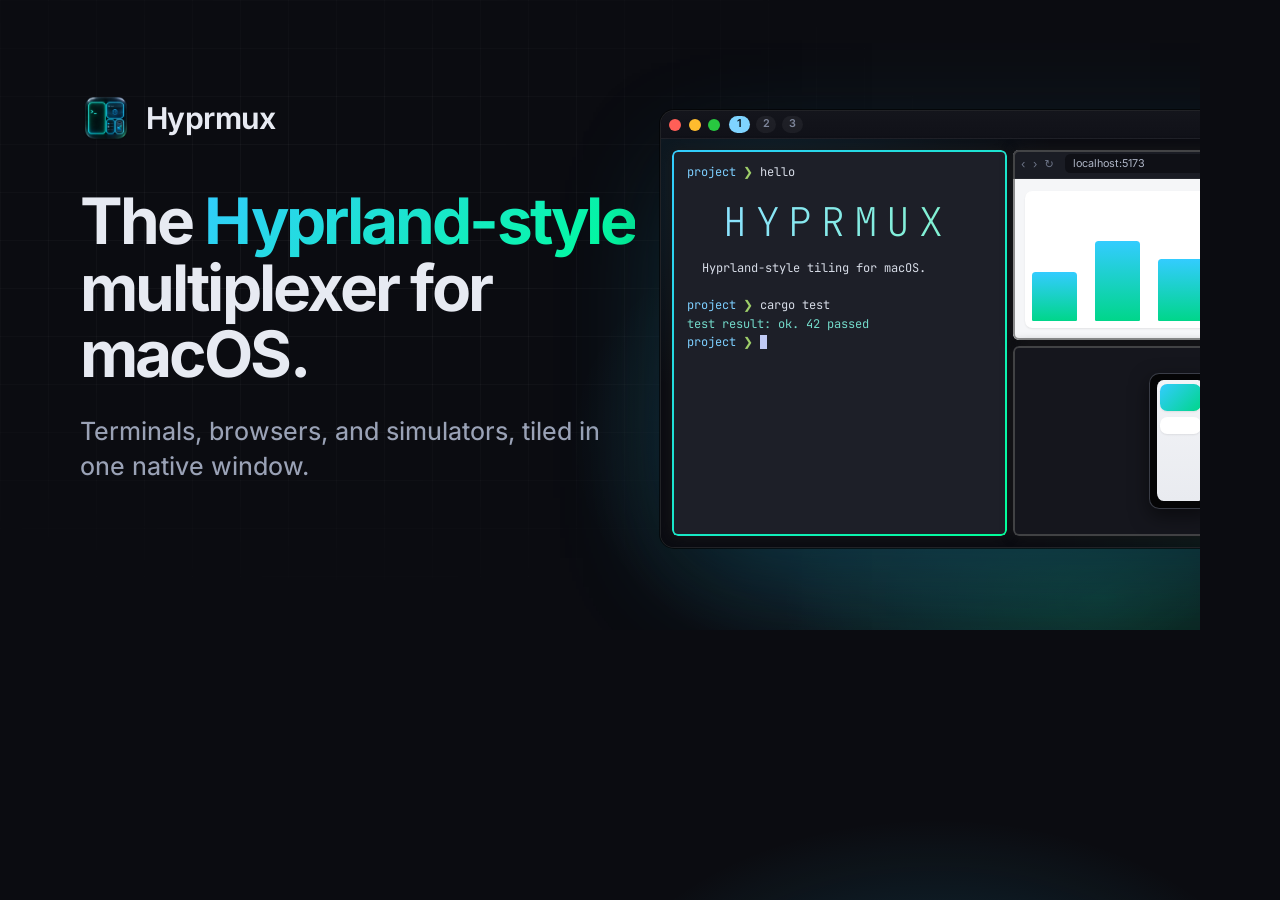
<file: scripts/site/og.html>
<!doctype html>
<!-- The share image, site/media/og.png. Render it with scripts/site/og.sh. -->
<html lang="en">
<head>
  <meta charset="utf-8">
  <link rel="stylesheet" href="../../site/css/site.css">
  <style>
    html, body { width: 1200px; height: 630px; margin: 0; overflow: hidden; }
    body {
      position: relative;
      background:
        radial-gradient(520px 360px at 78% 70%, rgba(51, 204, 255, 0.22), transparent 70%),
        radial-gradient(460px 320px at 92% 95%, rgba(0, 255, 153, 0.14), transparent 70%),
        var(--bg);
    }
    .grid {
      position: absolute; inset: 0;
      background-image: linear-gradient(rgba(255,255,255,.04) 1px, transparent 1px), linear-gradient(90deg, rgba(255,255,255,.04) 1px, transparent 1px);
      background-size: 48px 48px;
      -webkit-mask-image: radial-gradient(ellipse 80% 80% at 30% 40%, #000 10%, transparent 75%);
    }
    .og-copy { position: absolute; left: 80px; top: 92px; width: 560px; }
    .og-brand { display: flex; align-items: center; gap: 14px; font: 650 30px/1 var(--sans); letter-spacing: -0.02em; color: var(--text); }
    .og-brand img { width: 52px; height: 52px; border-radius: 12px; }
    .og-copy h1 { margin-top: 44px; font: 690 64px/1.04 var(--sans); letter-spacing: -0.045em; color: var(--text); }
    .og-copy p { margin-top: 26px; font: 450 25px/1.4 var(--sans); color: var(--muted); }
    .hm { position: absolute; left: 660px; top: 110px; width: 700px; aspect-ratio: 16 / 10; --fs: 12px; }
  </style>
</head>
<body>
  <div class="grid"></div>
  <div class="og-copy">
    <div class="og-brand"><img src="../../site/media/icon-512.webp" alt="">Hyprmux</div>
    <h1>The <span class="grad">Hyprland-style</span> multiplexer for macOS.</h1>
    <p>Terminals, browsers, and simulators, tiled in one native window.</p>
  </div>
  <div class="hm">
    <div class="hm__bar"><div class="hm__lights"><i></i><i></i><i></i></div><div class="hm__workspaces"><span class="ws ws--active">1</span><span class="ws">2</span><span class="ws">3</span></div></div>
    <div class="hm__area">
      <div class="tile tile--focused" style="--x:0;--y:0;--w:50;--h:100"><div class="frame"><div class="term">
        <p><span class="p">project</span> <span class="g">❯</span> hello</p>
        <p class="term__banner">HYPRMUX</p>
        <p class="term__line">Hyprland-style tiling for macOS.</p>
        <p>&nbsp;</p>
        <p><span class="p">project</span> <span class="g">❯</span> cargo test</p>
        <p class="gr">test result: ok. 42 passed</p>
        <p><span class="p">project</span> <span class="g">❯</span> <span class="cursor"></span></p>
      </div></div></div>
      <div class="tile" style="--x:50;--y:0;--w:50;--h:50"><div class="frame"><div class="web">
        <div class="web__bar"><span class="web__nav">‹ › ↻</span><span class="web__url">localhost:5173</span></div>
        <div class="web__page"><div class="web__chart"><i style="--h:40%"></i><i style="--h:65%"></i><i style="--h:50%"></i><i style="--h:80%"></i><i style="--h:92%"></i></div></div>
      </div></div></div>
      <div class="tile" style="--x:50;--y:50;--w:50;--h:50"><div class="frame"><div class="device">
        <div class="phone"><div class="phone__screen"><div class="phone__card phone__card--hi"></div><div class="phone__card"></div></div></div>
      </div></div></div>
    </div>
  </div>
</body>
</html>
</file>
<file: site/css/site.css>
/* Hyprmux landing page. Colors and motion come from config/hyprmux.conf. */

@font-face {
  font-family: "Inter";
  font-style: normal;
  font-display: swap;
  font-weight: 100 900;
  src: url("../fonts/inter-latin-wght.woff2") format("woff2-variations"),
       url("../fonts/inter-latin-wght.woff2") format("woff2");
  unicode-range: U+0000-00FF, U+0131, U+0152-0153, U+02BB-02BC, U+02C6, U+02DA, U+02DC, U+0304, U+0308, U+0329, U+2000-206F, U+20AC, U+2122, U+2191, U+2193, U+2212, U+2215, U+FEFF, U+FFFD;
}
@font-face {
  font-family: "JetBrains Mono";
  font-style: normal;
  font-display: swap;
  font-weight: 100 800;
  src: url("../fonts/jetbrains-mono-latin-wght.woff2") format("woff2-variations"),
       url("../fonts/jetbrains-mono-latin-wght.woff2") format("woff2");
  unicode-range: U+0000-00FF, U+0131, U+0152-0153, U+02BB-02BC, U+02C6, U+02DA, U+02DC, U+0304, U+0308, U+0329, U+2000-206F, U+20AC, U+2122, U+2191, U+2193, U+2212, U+2215, U+FEFF, U+FFFD;
}

:root {
  --bg: #0b0c11;
  --bg-2: #0f1017;
  --panel: #12141c;
  --tile: #1d1f28;
  --tile-2: #171920;
  --line: rgba(255, 255, 255, 0.07);
  --line-2: rgba(255, 255, 255, 0.12);
  --text: #e7eaf2;
  --muted: #9aa2b6;
  --dim: #7f879c;

  /* general:col.active_border and col.inactive_border */
  --cyan: #33ccff;
  --green: #00ff99;
  --grad: linear-gradient(135deg, var(--cyan), var(--green));
  --inactive: rgba(89, 89, 89, 0.67);

  /* activity:col.* */
  --working: #ff9f0a;
  --blocked: #ff453a;
  --done: #30d158;

  /* animations: easeOutQuint and quick; durations are Hyprland speed × 100 ms */
  --ease: cubic-bezier(0.23, 1, 0.32, 1);
  --ease-quick: cubic-bezier(0.15, 0, 0.1, 1);
  --t-windows: 479ms;
  --t-border: 539ms;
  --t-fade: 303ms;

  --sans: "Inter", -apple-system, BlinkMacSystemFont, "Segoe UI", system-ui, sans-serif;
  --mono: "JetBrains Mono", ui-monospace, "SF Mono", Menlo, Consolas, monospace;

  --wrap: 1160px;
  --radius: 20px;
}

*, *::before, *::after { box-sizing: border-box; }
html { -webkit-text-size-adjust: 100%; scroll-behavior: smooth; scroll-padding-top: 80px; }
body {
  margin: 0;
  background: var(--bg);
  color: var(--text);
  font: 400 16px/1.6 var(--sans);
  font-feature-settings: "cv11", "ss01";
  -webkit-font-smoothing: antialiased;
  -moz-osx-font-smoothing: grayscale;
  text-rendering: optimizeLegibility;
  overflow-x: hidden;
}
img, svg { display: block; }
a { color: inherit; }
p { margin: 0; }
h1, h2, h3 { margin: 0; font-weight: 650; letter-spacing: -0.02em; line-height: 1.1; }
ul, ol, dl, dd { margin: 0; padding: 0; }
ul, ol { list-style: none; }
code, kbd, pre { font-family: var(--mono); }
code { font-size: 0.88em; color: #cfe9ff; background: rgba(51, 204, 255, 0.08); border: 1px solid rgba(51, 204, 255, 0.14); padding: 0.08em 0.38em; border-radius: 6px; }
::selection { background: rgba(51, 204, 255, 0.3); }
:focus-visible { outline: 2px solid var(--cyan); outline-offset: 3px; border-radius: 6px; }

.skip { position: absolute; left: 12px; top: -48px; z-index: 100; padding: 8px 14px; background: var(--panel); border-radius: 8px; }
.skip:focus { top: 12px; }

.wrap { width: min(var(--wrap), 100% - 48px); margin-inline: auto; }
.wrap--wide { width: min(1240px, 100% - 32px); }
.wrap--narrow { width: min(800px, 100% - 48px); }

.grad {
  background: var(--grad);
  -webkit-background-clip: text;
  background-clip: text;
  color: transparent;
}

/* Reveal on scroll. Without JS everything is visible. */
.js .reveal { opacity: 0; transform: translateY(16px); }
.js .reveal.is-in {
  opacity: 1;
  transform: none;
  transition: opacity 900ms var(--ease), transform 900ms var(--ease);
  transition-delay: var(--delay, 0ms);
}

/* ---------- Nav ---------- */

.nav {
  position: sticky;
  top: 0;
  z-index: 50;
  border-bottom: 1px solid transparent;
  transition: background var(--t-fade) var(--ease-quick), border-color var(--t-fade) var(--ease-quick);
}
.nav.is-scrolled {
  background: rgba(11, 12, 17, 0.72);
  -webkit-backdrop-filter: saturate(160%) blur(16px);
  backdrop-filter: saturate(160%) blur(16px);
  border-bottom-color: var(--line);
}
.nav__inner { width: min(1240px, 100% - 32px); margin-inline: auto; height: 64px; display: flex; align-items: center; gap: 24px; }
.brand { display: flex; align-items: center; gap: 10px; text-decoration: none; font-weight: 650; letter-spacing: -0.01em; }
.brand img { border-radius: 7px; }
.nav__links { display: flex; gap: 4px; margin-left: 16px; }
.nav__links a { padding: 6px 12px; border-radius: 8px; text-decoration: none; color: var(--muted); font-size: 14.5px; transition: color 200ms, background 200ms; }
.nav__links a:hover { color: var(--text); background: rgba(255, 255, 255, 0.05); }
.nav__actions { margin-left: auto; display: flex; align-items: center; gap: 10px; }
.icon-link { display: grid; place-items: center; width: 36px; height: 36px; border-radius: 9px; color: var(--muted); transition: color 200ms, background 200ms; }
.icon-link:hover { color: var(--text); background: rgba(255, 255, 255, 0.06); }

/* ---------- Buttons ---------- */

.btn {
  position: relative;
  display: inline-flex;
  align-items: center;
  gap: 9px;
  border-radius: 12px;
  text-decoration: none;
  font-weight: 600;
  letter-spacing: -0.005em;
  white-space: nowrap;
  transition: transform 250ms var(--ease), box-shadow 250ms var(--ease), background 250ms var(--ease), border-color 250ms;
}
.btn--small { height: 34px; padding: 0 14px; font-size: 14px; border-radius: 9px; }
.btn--large { height: 50px; padding: 0 22px; font-size: 16px; }
.btn--primary {
  color: #04140f;
  background: var(--grad);
  box-shadow: 0 8px 30px -8px rgba(0, 255, 153, 0.45), inset 0 1px 0 rgba(255, 255, 255, 0.35);
}
.btn--primary:hover { transform: translateY(-1px); box-shadow: 0 12px 38px -8px rgba(0, 255, 153, 0.6), inset 0 1px 0 rgba(255, 255, 255, 0.35); }
.btn--ghost { color: var(--text); background: rgba(255, 255, 255, 0.04); border: 1px solid var(--line-2); }
.btn--ghost:hover { background: rgba(255, 255, 255, 0.08); transform: translateY(-1px); }
.btn:active { transform: translateY(0) scale(0.98); }

/* ---------- Hero ---------- */

.hero { position: relative; padding: 64px 0 72px; isolation: isolate; }
.hero__glow {
  position: absolute;
  inset: -80px 0 auto;
  height: 900px;
  z-index: -1;
  pointer-events: none;
  background:
    radial-gradient(600px 340px at 50% 58%, rgba(51, 204, 255, 0.16), transparent 70%),
    radial-gradient(500px 300px at 62% 66%, rgba(0, 255, 153, 0.09), transparent 70%),
    radial-gradient(900px 500px at 50% 0%, rgba(51, 204, 255, 0.06), transparent 70%);
}
.hero__glow::after {
  content: "";
  position: absolute;
  inset: 0;
  background-image:
    linear-gradient(rgba(255, 255, 255, 0.035) 1px, transparent 1px),
    linear-gradient(90deg, rgba(255, 255, 255, 0.035) 1px, transparent 1px);
  background-size: 56px 56px;
  -webkit-mask-image: radial-gradient(ellipse 70% 55% at 50% 30%, #000 20%, transparent 75%);
  mask-image: radial-gradient(ellipse 70% 55% at 50% 30%, #000 20%, transparent 75%);
}
.hero__copy { text-align: center; display: flex; flex-direction: column; align-items: center; }
.hero h1 {
  font-size: clamp(34px, 6.2vw, 80px);
  font-weight: 680;
  letter-spacing: -0.04em;
  line-height: 1.06;
  max-width: 18ch;
  text-wrap: balance;
}
/* Wide screens break the headline after "Hyprland-style"; narrow ones let it wrap. */
@media (min-width: 720px) { .h1__line { display: block; } }
.hero h1 .grad { white-space: nowrap; }  /* never "Hyprland- / style" */
.lede { margin-top: 28px; max-width: 38em; color: var(--muted); font-size: clamp(17px, 1.6vw, 20px); line-height: 1.55; text-wrap: balance; }
/* Wide screens break the subline after "window"; narrow ones let it wrap. */
@media (min-width: 720px) { .lede__line { display: block; } }
.cta { margin-top: 34px; display: flex; flex-wrap: wrap; justify-content: center; gap: 12px; }
.meta { margin-top: 18px; color: var(--dim); font-size: 13.5px; }
/* The hero comes in on its own, without waiting for JS. The headline only slides, so it
   counts as painted at once (it's the page's largest contentful paint). */
.js .hero .reveal { opacity: 1; transform: none; }
.hero__copy > *, .hero > .wrap--wide { animation: heroIn 900ms var(--ease) both; animation-delay: var(--delay, 0ms); }
.hero h1 { animation-name: heroSlide; }
@keyframes heroIn { from { opacity: 0; transform: translateY(16px); } }
@keyframes heroSlide { from { transform: translateY(16px); } }
.hero__copy .reveal:nth-child(2) { --delay: 60ms; }
.hero__copy .reveal:nth-child(3) { --delay: 120ms; }
.hero__copy .reveal:nth-child(4) { --delay: 180ms; }
.hero__copy .reveal:nth-child(5) { --delay: 240ms; }
.hero > .wrap--wide { margin-top: 52px; --delay: 300ms; }

/* ---------- The Hyprmux window ---------- */

.hm {
  --u: 1cqw;                                   /* one unit = 1% of the window width */
  --fs: clamp(6.5px, calc(var(--u) * 1.02), 13px);
  --gap-out: calc(var(--u) * 1.1);             /* gaps_out = 14 */
  --gap-in: calc(var(--u) * 0.42);             /* gaps_in = 5 */
  --rounding: clamp(6px, calc(var(--u) * 0.85), 11px);
  container-type: inline-size;
  position: relative;
  aspect-ratio: 16 / 10;
  border-radius: 14px;
  overflow: hidden;
  background: #08090d;
  border: 1px solid rgba(255, 255, 255, 0.1);
  box-shadow:
    0 0 0 1px rgba(0, 0, 0, 0.6),
    0 40px 120px -30px rgba(51, 204, 255, 0.28),
    0 30px 80px -20px rgba(0, 0, 0, 0.8);
  user-select: none;
}
/* Container units resolve against .hm only on its children. */
.hm > * { font-size: var(--fs); }
@supports not (container-type: inline-size) {
  .hm { --u: 11px; }
}
.hm__bar {
  position: relative;
  height: 6.5%;
  min-height: 22px;
  display: flex;
  align-items: center;
  padding: 0 1.2%;
  gap: 1.4%;
  background: linear-gradient(#14151c, #101118);
  border-bottom: 1px solid rgba(255, 255, 255, 0.05);
}
.hm__lights { display: flex; gap: 0.6em; }
.hm__lights i { width: 1em; height: 1em; border-radius: 50%; background: #ff5f57; }
.hm__lights i:nth-child(2) { background: #febc2e; }
.hm__lights i:nth-child(3) { background: #28c840; }
.hm__workspaces { display: flex; gap: 0.5em; }
.ws {
  display: inline-flex;
  align-items: center;
  gap: 0.35em;
  min-width: 1.9em;
  height: 1.6em;
  padding: 0 0.55em;
  justify-content: center;
  border-radius: 999px;
  font: 600 0.9em/1 var(--sans);
  color: var(--dim);
  background: rgba(255, 255, 255, 0.05);
  transition: background var(--t-border) var(--ease), color var(--t-border) var(--ease);
}
.ws--active { color: #071219; background: #7fd4ff; }
.hm__title { position: absolute; left: 50%; transform: translateX(-50%); color: #b8bfcd; font: 500 1em/1 var(--sans); }

.hm__area {
  position: absolute;
  inset: max(6.5%, 22px) 0 0 0;
  padding: var(--gap-out);
  background:
    radial-gradient(70% 90% at 15% 10%, rgba(51, 204, 255, 0.10), transparent 60%),
    radial-gradient(60% 80% at 90% 100%, rgba(0, 255, 153, 0.07), transparent 60%),
    #0b0c12;
}

/* Tiles: a slot is a rectangle in the tiled area; the frame sits gaps_in inside it. */
.tile {
  position: absolute;
  left: calc(var(--gap-out) + (100% - 2 * var(--gap-out)) * var(--x) / 100);
  top: calc(var(--gap-out) + (100% - 2 * var(--gap-out)) * var(--y) / 100);
  width: calc((100% - 2 * var(--gap-out)) * var(--w) / 100);
  height: calc((100% - 2 * var(--gap-out)) * var(--h) / 100);
  padding: var(--gap-in);
}
.tile[data-slot="a"] { --x: 0;  --y: 0;  --w: 50; --h: 100; }
.tile[data-slot="b"] { --x: 50; --y: 0;  --w: 50; --h: 50; }
.tile[data-slot="c"] { --x: 50; --y: 50; --w: 25; --h: 50; }
.tile[data-slot="d"] { --x: 75; --y: 50; --w: 25; --h: 50; }

.frame {
  position: relative;
  height: 100%;
  border-radius: var(--rounding);
  background: var(--tile);
  box-shadow: 0 0 12px rgba(26, 26, 26, 0.93);       /* decoration:shadow */
  overflow: hidden;
  corner-shape: var(--corner-shape, round);
}
/* Borders are rings drawn over the frame's edge, so overflow: hidden can't clip them.
   The active border is a gradient ring that fades in, like Hyprland's border animation. */
.frame::before, .frame::after {
  content: "";
  position: absolute;
  inset: 0;
  z-index: 3;
  border-radius: inherit;
  padding: var(--border-size, 2px);                    /* general:border_size */
  background: var(--inactive);
  corner-shape: var(--corner-shape, round);           /* decoration:rounding_power */
  -webkit-mask: linear-gradient(#000 0 0) content-box, linear-gradient(#000 0 0);
  -webkit-mask-composite: xor;
  mask-composite: exclude;
  pointer-events: none;
}
.frame::after {
  background: var(--active-border, var(--grad));
  opacity: 0;
  transition: opacity var(--t-border) var(--ease-border, var(--ease));
}
.tile--focused .frame::after { opacity: 1; }

/* Terminal */
.term { height: 100%; padding: 1.1em 1.3em; font: 400 1em/1.55 var(--mono); color: #d6dbe6; overflow: hidden; }
.term__banner {
  margin: 0.55em 0 0.4em 0.9em;
  font: 200 3.3em/1 var(--mono);
  letter-spacing: 0.22em;
  background: linear-gradient(90deg, #8be3ff, #7ff5c8);
  -webkit-background-clip: text;
  background-clip: text;
  color: transparent;
}
.term__line { margin-left: 1.25em; }
.p { color: #7dcfff; }
.g { color: #9ece6a; }
.y { color: #e0af68; }
.gr { color: #73daca; }
.d { color: #6b7389; }
.cursor { display: inline-block; width: 0.6em; height: 1.15em; vertical-align: -0.2em; background: #c0caf5; animation: blink 1.1s steps(1) infinite; }
@keyframes blink { 50% { opacity: 0; } }

/* Terminal-like text keeps its spaces, line by line. */
.term p, .editor__code li { white-space: pre; }

/* Editor */
.editor { height: 100%; display: flex; flex-direction: column; font: 400 0.92em/1.6 var(--mono); background: #191b23; }
.editor__tabs { display: flex; height: 2.3em; flex: none; background: #14161d; border-bottom: 1px solid rgba(255, 255, 255, 0.05); }
.editor__tab { display: flex; align-items: center; padding: 0 1.1em; color: #c8cede; background: #191b23; border-right: 1px solid rgba(255, 255, 255, 0.05); font-family: var(--sans); font-size: 0.95em; }
.editor__tab--dim { color: #646b7e; background: transparent; }
.editor__code { padding: 0.8em 0; counter-reset: ln; overflow: hidden; color: #c8d3f5; }
.editor__code li { counter-increment: ln; padding-left: 0.6em; }
.editor__code li::before { content: counter(ln); display: inline-block; width: 2em; margin-right: 1em; text-align: right; color: #3d4356; }
.k { color: #c099ff; }
.n { color: #82aaff; }
.v { color: #ff966c; }
.c1 { color: var(--cyan); }
.c2 { color: var(--green); }
.cm { color: #5f6884; font-style: italic; }

/* Web */
.web { height: 100%; display: flex; flex-direction: column; background: #f5f6f8; color: #1d2230; }
.web__bar { display: flex; align-items: center; gap: 0.7em; height: 2.4em; flex: none; padding: 0 0.7em; background: #1a1c24; border-bottom: 1px solid rgba(255, 255, 255, 0.05); font-family: var(--sans); }
.web__nav { color: #6d7487; letter-spacing: 0.2em; font-size: 0.95em; }
.web__url { flex: 1; height: 1.75em; display: flex; align-items: center; padding: 0 0.8em; border-radius: 0.5em; background: #0f1016; color: #aeb5c6; font-size: 0.9em; overflow: hidden; white-space: nowrap; }
.web__page { flex: 1; padding: 1em; display: flex; flex-direction: column; gap: 0.8em; min-height: 0; }
.web__h { font: 700 1.25em/1 var(--sans); letter-spacing: -0.02em; }
.web__chart { flex: 1; min-height: 0; display: flex; align-items: flex-end; gap: 6%; padding: 0.6em; border-radius: 0.6em; background: #fff; box-shadow: 0 1px 2px rgba(0, 0, 0, 0.08); }
.web__chart i { flex: 1; height: var(--h); border-radius: 0.3em 0.3em 0.1em 0.1em; background: linear-gradient(#33ccff, #00d68a); }
.web__rows { display: grid; gap: 0.45em; }
.web__rows i { height: 0.7em; border-radius: 0.35em; background: #e1e4ea; }
.web__rows i:nth-child(2) { width: 80%; }
.web__rows i:nth-child(3) { width: 60%; }

/* Device */
.device { height: 100%; display: flex; flex-direction: column; align-items: center; justify-content: center; gap: 0.8em; padding: 0.8em; background: #15161d; }
.phone { height: 80%; aspect-ratio: 9 / 19.5; padding: 2.2%; border-radius: 16% / 7.5%; background: #050506; border: 1px solid #3a3d47; box-shadow: 0 0.6em 1.6em rgba(0, 0, 0, 0.5); }
.phone__screen { height: 100%; border-radius: 14% / 6.6%; overflow: hidden; background: linear-gradient(180deg, #f3f4f7, #e9ebf0); padding: 8% 7%; display: flex; flex-direction: column; gap: 5%; color: #111; }
.phone__status { display: flex; align-items: center; justify-content: space-between; font: 600 0.62em/1 var(--sans); }
.phone__island { width: 34%; height: 1.2em; border-radius: 1em; background: #000; }
.phone__title { margin-top: 6%; font: 750 1.05em/1 var(--sans); letter-spacing: -0.02em; }
.phone__card { height: 15%; border-radius: 0.6em; background: #fff; box-shadow: 0 1px 2px rgba(0, 0, 0, 0.08); }
.phone__card--hi { height: 24%; background: linear-gradient(135deg, #33ccff, #00d68a); }
.device__buttons { display: flex; gap: 0.5em; font: 500 0.78em/1 var(--sans); color: #8a91a3; }
.device__buttons span { padding: 0.4em 0.8em; border-radius: 999px; background: rgba(255, 255, 255, 0.06); }

/* Keycast HUD */
.keycast {
  position: absolute;
  left: 50%;
  bottom: 3.2%;
  z-index: 10;
  transform: translateX(-50%);
  display: flex;
  align-items: center;
  gap: 0.35em;
  padding: 0.45em 0.8em 0.45em 0.55em;
  border-radius: 0.8em;
  background: rgba(18, 20, 28, 0.86);
  border: 1px solid rgba(127, 212, 255, 0.35);
  -webkit-backdrop-filter: blur(10px);
  backdrop-filter: blur(10px);
  box-shadow: 0 0.6em 2em rgba(0, 0, 0, 0.5);
  font: 500 1.05em/1 var(--sans);
  color: #dfe5f1;
  white-space: nowrap;
}
.keycast kbd { min-width: 1.7em; height: 1.7em; font-size: 0.9em; }
.keycast span { margin-left: 0.4em; }

/* ---------- Keycaps ---------- */

kbd {
  display: inline-flex;
  align-items: center;
  justify-content: center;
  min-width: 26px;
  height: 26px;
  padding: 0 0.5em;
  border-radius: 7px;
  border: 1px solid rgba(255, 255, 255, 0.1);
  border-bottom-width: 2px;
  background: linear-gradient(#23262f, #1a1c23);
  color: #dfe4ee;
  font: 500 12.5px/1 var(--mono);
  vertical-align: 0.1em;
}
h3 kbd, p kbd { height: 22px; min-width: 22px; font-size: 11.5px; margin-left: 4px; }

/* ---------- Sections ---------- */

.section { position: relative; padding: 112px 0; }
.section + .section { border-top: 1px solid rgba(255, 255, 255, 0.04); }
.section__head { max-width: 740px; margin: 0 auto 56px; text-align: center; }
.kicker {
  display: inline-block;
  margin-bottom: 14px;
  font: 500 13px/1 var(--mono);
  letter-spacing: 0.06em;
  text-transform: uppercase;
  background: var(--grad);
  -webkit-background-clip: text;
  background-clip: text;
  color: transparent;
}
h2 { font-size: clamp(34px, 4.6vw, 56px); letter-spacing: -0.035em; text-wrap: balance; }
.section__lede { margin-top: 18px; color: var(--muted); font-size: clamp(16px, 1.4vw, 18.5px); line-height: 1.6; text-wrap: pretty; }
.note { margin-top: 28px; text-align: center; color: var(--dim); font-size: 14.5px; }
.note a { color: var(--muted); text-underline-offset: 3px; }
.note a:hover { color: var(--text); }

/* ---------- Bento ---------- */

.bento { display: grid; grid-template-columns: repeat(6, 1fr); gap: 16px; }
.card {
  position: relative;
  display: flex;
  flex-direction: column;
  border-radius: var(--radius);
  border: 1px solid var(--line);
  background: linear-gradient(180deg, rgba(255, 255, 255, 0.035), rgba(255, 255, 255, 0.012));
  overflow: hidden;
  transition: border-color 400ms var(--ease), transform 600ms var(--ease);
}
.card:hover { border-color: var(--line-2); }
.card--terminal, .card--web { grid-column: span 3; }
.card--md { grid-column: span 2; }
.card--devices { grid-column: span 4; }
.card:nth-child(2) { --delay: 80ms; }
.card:nth-child(3) { --delay: 40ms; }
.card:nth-child(4) { --delay: 120ms; }

.card__media {
  --ar: 1040 / 500;
  position: relative;
  aspect-ratio: var(--ar);
  background: #0b0b14;
  border-bottom: 1px solid var(--line);
  overflow: hidden;
}
.card--md .card__media { --ar: 760 / 560; }
.card--devices .card__media { --ar: 1300 / 470; }
.card__video { display: block; width: 100%; height: 100%; object-fit: cover; transform: scale(1.001); transition: transform 900ms var(--ease); }
.card:hover .card__video { transform: scale(1.025); }
.card__body { padding: 26px 28px 30px; }
.card__body h3 { font-size: 21px; letter-spacing: -0.02em; }
.card__body p { margin-top: 10px; color: var(--muted); font-size: 15.5px; line-height: 1.6; }
.card__body--split { display: grid; grid-template-columns: 1fr 1fr; gap: 28px; }
.chips { margin-top: 18px; display: flex; flex-wrap: wrap; gap: 8px; }
.chips li { padding: 5px 11px; border-radius: 999px; border: 1px solid var(--line-2); color: #b9c0cf; font-size: 13px; background: rgba(255, 255, 255, 0.025); }
.badge { display: inline-block; margin-left: 6px; padding: 3px 9px; border-radius: 999px; font: 600 11px/1.2 var(--sans); letter-spacing: 0.02em; color: var(--working); background: rgba(255, 159, 10, 0.1); border: 1px solid rgba(255, 159, 10, 0.3); vertical-align: 0.25em; }

/* ---------- Code cards ---------- */

.codecard {
  margin: 0;
  border-radius: 16px;
  border: 1px solid var(--line-2);
  background: #0f1118;
  box-shadow: 0 30px 80px -30px rgba(51, 204, 255, 0.22), 0 20px 60px -20px rgba(0, 0, 0, 0.7);
  overflow: hidden;
}
.codecard__bar { display: flex; align-items: center; gap: 14px; height: 40px; padding: 0 16px; background: #13151d; border-bottom: 1px solid var(--line); color: #7c8498; font: 500 12.5px/1 var(--mono); font-size: 12.5px; }
.codecard__bar .hm__lights { font-size: 11px; }
.code { margin: 0; padding: 20px 22px; overflow-x: auto; font: 400 13.5px/1.75 var(--mono); color: #c8d3f5; tab-size: 4; }
.code code { font: inherit; color: inherit; background: none; border: 0; padding: 0; }

/* ---------- Agents ---------- */

.agents { display: grid; grid-template-columns: 1.05fr 1fr; gap: 20px; align-items: stretch; margin-bottom: 64px; }
.agents__board { display: flex; flex-direction: column; gap: 14px; min-width: 0; }
.agents__legend { display: flex; flex-wrap: wrap; justify-content: center; gap: 6px 20px; color: var(--dim); font-size: 13px; }
.agents__legend li { display: inline-flex; align-items: center; gap: 7px; }
.dot { width: 8px; height: 8px; border-radius: 50%; }
.dot--working { background: var(--working); }
.dot--blocked { background: var(--blocked); }
.dot--done { background: var(--done); }
.bub { display: inline-grid; place-items: center; min-width: 16px; height: 16px; padding: 0 4px; border-radius: 999px; font: 700 10px/1 var(--sans); color: #0b0c11; }
.bub--working { background: var(--working); }
.bub--blocked { background: var(--blocked); animation: pulse 0.9s ease-in-out infinite; }
.bub--done { background: var(--done); }
@keyframes pulse { 50% { opacity: 0.55; } }
.codecard--term { display: flex; flex-direction: column; --delay: 100ms; }
.codecard--term .code { flex: 1; white-space: pre; font-size: 13px; }

/* ---------- Feature grid ---------- */

.features { display: grid; gap: 0 32px; }
.features--3 { grid-template-columns: repeat(3, 1fr); }
.feature { padding: 26px 0 30px; border-top: 1px solid var(--line); }
.feature h3 { display: flex; align-items: center; gap: 6px; flex-wrap: wrap; font-size: 17px; letter-spacing: -0.01em; }
.feature h3 code { font-size: 15px; }
.feature p { margin-top: 8px; color: var(--muted); font-size: 15px; line-height: 1.6; }
.feature:nth-child(3n + 2) { --delay: 60ms; }
.feature:nth-child(3n) { --delay: 120ms; }

/* ---------- Keys ---------- */

.keys { display: grid; grid-template-columns: repeat(2, 1fr); gap: 0 40px; max-width: 900px; margin: 0 auto; }
.keys > div { display: flex; align-items: center; justify-content: space-between; gap: 16px; padding: 12px 0; border-bottom: 1px solid var(--line); }
.keys dt { display: flex; gap: 4px; flex: none; order: 2; }
.keys dd { color: var(--muted); font-size: 15px; }

/* ---------- Install ---------- */

.install {
  position: relative;
  max-width: 820px;
  margin: 0 auto;
  padding: 64px 40px 48px;
  text-align: center;
  border-radius: 28px;
  background:
    radial-gradient(70% 60% at 50% 0%, rgba(51, 204, 255, 0.14), transparent 70%),
    linear-gradient(180deg, rgba(255, 255, 255, 0.04), rgba(255, 255, 255, 0.01));
  border: 1px solid var(--line-2);
  box-shadow: 0 40px 120px -40px rgba(0, 255, 153, 0.25);
}
.install__icon { margin: 0 auto 22px; width: 112px; height: 112px; filter: drop-shadow(0 16px 40px rgba(51, 204, 255, 0.35)); }
.install .section__lede { max-width: 32em; margin-inline: auto; }
.steps { margin-top: 40px; display: grid; grid-template-columns: repeat(3, 1fr); gap: 16px; text-align: left; }
.steps li { display: flex; gap: 12px; align-items: flex-start; padding: 16px; border-radius: 14px; background: rgba(0, 0, 0, 0.2); border: 1px solid var(--line); color: var(--muted); font-size: 14.5px; line-height: 1.5; }
.steps span { flex: none; display: grid; place-items: center; width: 24px; height: 24px; border-radius: 7px; background: var(--grad); color: #04140f; font: 700 12px/1 var(--sans); }
.source { margin-top: 28px; text-align: left; }
.source summary { cursor: pointer; width: fit-content; margin: 0 auto; color: var(--muted); font-size: 14.5px; list-style: none; padding: 6px 12px; border-radius: 8px; }
.source summary::-webkit-details-marker { display: none; }
.source summary::after { content: " ▾"; color: var(--dim); }
.source[open] summary::after { content: " ▴"; }
.source summary:hover { color: var(--text); background: rgba(255, 255, 255, 0.04); }
.copyblock { position: relative; margin-top: 16px; border-radius: 12px; background: #0b0d13; border: 1px solid var(--line); }
.copyblock .code { padding-right: 84px; font-size: 13px; }
.copy { position: absolute; top: 12px; right: 12px; height: 30px; padding: 0 12px; border-radius: 8px; border: 1px solid var(--line-2); background: rgba(255, 255, 255, 0.05); color: var(--muted); font: 500 12.5px/1 var(--sans); cursor: pointer; transition: color 200ms, background 200ms; }
.copy:hover { color: var(--text); background: rgba(255, 255, 255, 0.09); }
.source .note { text-align: left; margin-top: 12px; font-size: 13.5px; }

/* ---------- FAQ ---------- */

.faq { border-top: 1px solid var(--line); }
.faq details { border-bottom: 1px solid var(--line); }
.faq summary {
  position: relative;
  cursor: pointer;
  list-style: none;
  padding: 22px 44px 22px 0;
  font-size: 17.5px;
  font-weight: 600;
  letter-spacing: -0.01em;
  transition: color 200ms;
}
.faq summary::-webkit-details-marker { display: none; }
.faq summary::before, .faq summary::after {
  content: "";
  position: absolute;
  right: 6px;
  top: 50%;
  width: 14px;
  height: 2px;
  border-radius: 2px;
  background: var(--muted);
  transition: transform 350ms var(--ease), background 200ms;
}
.faq summary::after { transform: rotate(90deg); }
.faq details[open] summary::after { transform: rotate(0deg); }
.faq summary:hover { color: #fff; }
.faq summary:hover::before, .faq summary:hover::after { background: var(--cyan); }
.faq details p { padding: 0 0 24px; color: var(--muted); font-size: 16px; line-height: 1.7; max-width: 68ch; }
.faq details[open] p { animation: faqIn 450ms var(--ease); }
@keyframes faqIn { from { opacity: 0; transform: translateY(-6px); } }

/* ---------- Footer ---------- */

.footer { padding: 56px 0 64px; border-top: 1px solid var(--line); }
.footer__inner { display: grid; grid-template-columns: auto 1fr; gap: 18px 32px; align-items: center; }
.footer__brand { display: flex; align-items: center; gap: 10px; font-weight: 650; }
.footer__brand img { border-radius: 6px; }
.footer__links { display: flex; flex-wrap: wrap; justify-content: flex-end; gap: 6px 22px; }
.footer__links a { color: var(--muted); text-decoration: none; font-size: 14.5px; }
.footer__links a:hover { color: var(--text); }

/* ---------- Responsive ---------- */

@media (max-width: 980px) {
  .nav__links { display: none; }
  .agents { grid-template-columns: 1fr; gap: 40px; }
  .features--3 { grid-template-columns: repeat(2, 1fr); }
  .card--terminal, .card--web, .card--md, .card--devices { grid-column: span 6; }
  .card--md { grid-column: span 6; }
}
@media (max-width: 720px) {
  .section { padding: 80px 0; }
  .card__body--split { grid-template-columns: 1fr; }
  .keys { grid-template-columns: 1fr; }
  .steps { grid-template-columns: 1fr; }
  .install { padding: 48px 22px 36px; }
  .footer__inner { grid-template-columns: 1fr; }
  .footer__links { justify-content: flex-start; }

  /* The window turns portrait, like dwindle would split it, and drops the editor. */
  .hm { aspect-ratio: 4 / 5; --fs: clamp(7px, calc(var(--u) * 2.2), 12px); --gap-out: calc(var(--u) * 2.2); --gap-in: calc(var(--u) * 0.8); }
  .hm__bar { height: 7%; }
  .hm__area { inset: max(7%, 22px) 0 0 0; }
  .tile[data-slot="a"] { --x: 0;  --y: 0;  --w: 100; --h: 50; }
  .tile[data-slot="b"] { display: none; }
  .tile[data-slot="c"] { --x: 0;  --y: 50; --w: 55; --h: 50; }
  .tile[data-slot="d"] { --x: 55; --y: 50; --w: 45; --h: 50; }
  .hm__title { display: none; }
}
@media (max-width: 560px) {
  .features--3 { grid-template-columns: 1fr; }
  .card--devices .card__media { --ar: 16 / 9; }
  .card--devices .card__video { object-position: 82% 50%; }
  .hero { padding-top: 56px; }
  .cta .btn { width: 100%; justify-content: center; }
  .cta { width: 100%; }
}

@media (prefers-reduced-motion: reduce) {
  html { scroll-behavior: auto; }
  *, *::before, *::after { animation-duration: 0.01ms !important; animation-iteration-count: 1 !important; transition-duration: 0.01ms !important; }
  .js .reveal { opacity: 1; transform: none; }
}

/* ---------- 404 ---------- */

.notfound { min-height: 100vh; display: flex; flex-direction: column; align-items: center; justify-content: center; gap: 18px; padding: 40px 24px; text-align: center; }
.notfound__window { width: min(560px, 100%); aspect-ratio: 16 / 7; margin-bottom: 24px; }
.notfound h1 { font-size: clamp(32px, 5vw, 48px); letter-spacing: -0.035em; }
@media (max-width: 720px) {
  .code, .codecard--term .code { font-size: 12px; }
}

/* ---------- The live compositor (js/compositor) ---------- */

.sr-only { position: absolute; width: 1px; height: 1px; padding: 0; margin: -1px; overflow: hidden; clip: rect(0 0 0 0); white-space: nowrap; border: 0; }

.hm--live { cursor: default; outline: none; transition: box-shadow 400ms var(--ease); }
.hm--live:focus-visible { outline: none; }
.hm--engaged {
  box-shadow:
    0 0 0 1px rgba(51, 204, 255, 0.45),
    0 0 0 5px rgba(51, 204, 255, 0.08),
    0 40px 120px -30px rgba(51, 204, 255, 0.35),
    0 30px 80px -20px rgba(0, 0, 0, 0.8);
}
.hm--live .tile[data-slot], .hm--live .tile {
  display: block;
  padding: 0;
  transform-origin: 50% 50%;
  transition:
    left var(--t-windows) var(--ease-windows, var(--ease)),
    top var(--t-windows) var(--ease-windows, var(--ease)),
    width var(--t-windows) var(--ease-windows, var(--ease)),
    height var(--t-windows) var(--ease-windows, var(--ease)),
    transform 410ms var(--ease),                                 /* windowsIn */
    opacity 173ms cubic-bezier(0.5, 0.5, 0.75, 1);               /* fadeIn, almostLinear */
}
.hm--live .tile.is-entering { transform: scale(0.87); opacity: 0; transition: none; }
.hm--live .tile.is-leaving {
  z-index: 0;
  pointer-events: none;
  transform: scale(0.87);
  opacity: 0;
  transition: transform 149ms linear, opacity 146ms cubic-bezier(0.5, 0.5, 0.75, 1);  /* windowsOut, fadeOut */
}
.hm--instant .tile, .hm--instant .tile * { transition: none !important; }
.hm--empty .hm__area::after {
  content: "Empty workspace. Press ↩ for a terminal.";
  position: absolute;
  inset: 0;
  display: grid;
  place-items: center;
  color: var(--dim);
  font: 500 1.2em/1 var(--sans);
}

/* Keycast, as the app draws it: the chord in the accent color, then the label. */
.keycast { gap: 0.9em; padding: 0.55em 1.2em; border-radius: 0.75em; transition: opacity 150ms linear, transform 150ms linear; }
.keycast__chord { color: #7fd4ff; font: 700 1.25em/1 var(--sans); letter-spacing: 0.04em; }
.keycast__label { margin: 0; color: #e7eaf2; }
.keycast__count { color: #8b93a7; }
.keycast__count:empty { display: none; }
.hm--live .keycast:not(.is-hidden) { transition: opacity 400ms var(--ease), transform 400ms var(--ease); }  /* layersIn */
.keycast.is-hidden { opacity: 0; transform: translate(-50%, 30%) scale(0.9); }

/* The hint under the window: the mouse binds up front, the keys behind a toggle. */
.hm-hint { margin-top: 20px; display: flex; flex-direction: column; align-items: center; gap: 10px; }
.hm-hint__mouse {
  display: inline-flex;
  align-items: center;
  gap: 10px;
  padding: 9px 16px 9px 12px;
  border-radius: 999px;
  border: 1px solid var(--line-2);
  background: rgba(255, 255, 255, 0.03);
  color: #c3c9d6;
  font-size: 15px;
}
.hm-hint__icon { display: grid; place-items: center; width: 26px; height: 26px; border-radius: 50%; color: #7fd4ff; background: rgba(51, 204, 255, 0.1); }
.hm-hint__mouse kbd { height: 22px; min-width: 22px; font-size: 12px; margin: 0 2px; }
.hm-hint__touch { display: none; }
@media (hover: none) {
  .hm-hint__pointer, .hm-hint__icon, .hm-keys { display: none; }
  .hm-hint__touch { display: inline; }
  .hm-hint__mouse { padding: 0; border: 0; background: none; color: var(--muted); font-size: 14px; }
}

.hm-keys { display: flex; flex-direction: column; align-items: center; }
.hm-keys summary {
  display: inline-flex;
  align-items: center;
  gap: 8px;
  height: 32px;
  padding: 0 12px 0 12px;
  cursor: pointer;
  list-style: none;
  border-radius: 999px;
  border: 1px solid var(--line);
  color: var(--muted);
  font-size: 13.5px;
  font-weight: 500;
  user-select: none;
  transition: color 200ms, background 200ms, border-color 200ms;
}
.hm-keys summary::-webkit-details-marker { display: none; }
.hm-keys summary:hover { color: var(--text); background: rgba(255, 255, 255, 0.05); border-color: var(--line-2); }
.hm-keys[open] summary { color: var(--text); border-color: var(--line-2); }
.hm-keys__icon { opacity: 0.8; }
.hm-keys__chevron { margin-left: 2px; opacity: 0.7; transition: transform 350ms var(--ease); }
.hm-keys[open] .hm-keys__chevron { transform: rotate(180deg); }
.hm-keys__dot { display: none; width: 7px; height: 7px; border-radius: 50%; background: var(--green); box-shadow: 0 0 8px var(--green); }
.hm-hint.is-live .hm-keys__dot { display: inline-block; }
.hm-keys__panel {
  margin-top: 10px;
  width: min(640px, 100%);
  padding: 18px 22px 20px;
  border-radius: 14px;
  border: 1px solid var(--line);
  background: rgba(255, 255, 255, 0.025);
  animation: faqIn 400ms var(--ease);
}
.hm-keys__intro { color: var(--muted); font-size: 14px; text-align: center; }
.hm-keys__intro kbd, .hm-keys__grid kbd { height: 22px; min-width: 22px; font-size: 11.5px; padding: 0 6px; }
.hm-keys__grid { margin-top: 16px; display: grid; grid-template-columns: repeat(3, auto); justify-content: center; gap: 10px 36px; }
.hm-keys__grid div { display: flex; align-items: center; gap: 10px; }
.hm-keys__grid dt { display: flex; gap: 3px; }
.hm-keys__grid dd { color: var(--muted); font-size: 13.5px; white-space: nowrap; }
@media (max-width: 720px) { .hm-keys__grid { grid-template-columns: 1fr 1fr; } }

/* Content of tiles the compositor opens. */
.web__page--site { background: #0b0c11; color: var(--text); align-items: center; justify-content: center; text-align: center; }
.web__site-h { font: 700 1.3em/1.1 var(--sans); letter-spacing: -0.03em; max-width: 12em; }
.web__site-btn { width: 5.5em; height: 1.4em; border-radius: 0.4em; background: var(--grad); }
.web__site-tiles { display: flex; gap: 0.4em; width: 70%; max-width: 14em; }
.web__site-tiles i { flex: 1; aspect-ratio: 16 / 10; border-radius: 0.3em; border: 1px solid rgba(255, 255, 255, 0.12); background: #1d1f28; }
.web__site-tiles i:first-child { border-color: var(--cyan); }
.phone__row { height: 9%; border-radius: 0.5em; background: #fff; box-shadow: 0 1px 2px rgba(0, 0, 0, 0.06); }

/* Mouse binds: ⌘-drag moves a tile, ⌘-right-drag resizes it. */
.hm--live * { cursor: inherit; }
.hm--live .tile.is-dragging {
  z-index: 6;
  transition: none;
}
.hm--live .tile.is-dragging .frame { box-shadow: 0 1.5em 4em rgba(0, 0, 0, 0.6), 0 0 0 1px rgba(51, 204, 255, 0.25); }
.hm--live .tile.is-resizing { transition: none; }

/* ---------- Workspaces, the scratchpad, groups, fullscreen, activity ---------- */

.hm--live .hm__area { overflow: hidden; }
.hm__ws { position: absolute; inset: 0; z-index: 1; visibility: hidden; will-change: transform; }
.hm__ws.is-shown { visibility: visible; }
.hm__ws[data-ws="special"] { z-index: 3; }
.hm__dim { position: absolute; inset: 0; z-index: 2; background: #000; opacity: 0; pointer-events: none; transition: opacity 303ms cubic-bezier(0.15, 0, 0.1, 1); }
.hm--special .hm__ws:not([data-ws="special"]) { pointer-events: none; }
.hm--live .keycast { z-index: 10; }

.hm--live .tile.is-tab-hidden { display: none; }
.hm--live .tile.tile--maximized, .hm--live .tile.tile--fullscreen { z-index: 4; }
.tile--fullscreen .frame { border-radius: 0; }
.tile--fullscreen .frame::before, .tile--fullscreen .frame::after { display: none; }

/* group { col.border_active = rgba(ffaa33ee) rgba(ff5f5fee) 45deg; col.border_inactive = rgba(775533aa) } */
.tile--grouped .frame { padding-top: var(--groupbar, 20px); }
.tile--grouped .frame::before { background: rgba(119, 85, 51, 0.67); }
.tile--grouped .frame::after { background: linear-gradient(135deg, rgba(255, 170, 51, 0.93), rgba(255, 95, 95, 0.93)); }
.groupbar {
  position: absolute;
  z-index: 4;
  top: 2px;
  left: 2px;
  right: 2px;
  height: var(--groupbar, 20px);
  display: flex;
  gap: 2px;
  padding: 2px max(2px, calc(var(--rounding) - 4px));
  border-radius: calc(var(--rounding) - 2px) calc(var(--rounding) - 2px) 0 0;
  background: rgba(58, 58, 74, 0.35);
}
.groupbar__tab {
  flex: 1;
  min-width: 0;
  display: grid;
  place-items: center;
  padding: 0 0.6em;
  border-radius: 4px;
  background: rgba(58, 58, 74, 0.93);       /* groupbar:col.inactive */
  color: rgba(255, 255, 255, 0.7);
  font: 500 0.85em/1 var(--sans);
  white-space: nowrap;
  overflow: hidden;
  text-overflow: ellipsis;
  cursor: pointer;
}
.groupbar__tab.is-active { background: rgba(51, 204, 255, 0.93); color: #fff; }   /* groupbar:col.active */

/* activity: unfocused tiles' borders take the state's color and pulse; a pill names it. */
.tile--working:not(.tile--focused) .frame::before { background: var(--working); animation: activity 2.4s ease-in-out infinite; }
.tile--blocked:not(.tile--focused) .frame::before { background: var(--blocked); animation: activity 0.9s ease-in-out infinite; }
.tile--done:not(.tile--focused) .frame::before { background: var(--done); animation: activity 3.6s ease-in-out infinite; }
@keyframes activity { 50% { opacity: 0.45; } }
.tile__pill {
  position: absolute;
  z-index: 5;
  top: -0.55em;
  left: 1.1em;
  padding: 0.2em 0.7em;
  border-radius: 999px;
  font: 650 0.8em/1.2 var(--sans);
  color: #0b0c11;
  pointer-events: none;
}
.tile--working .tile__pill { background: var(--working); }
.tile--blocked .tile__pill { background: var(--blocked); }
.tile--done .tile__pill { background: var(--done); }
.hm--live .tile { overflow: visible; }

/* The bar: pills with activity bubbles, and the scratchpad while it's shown. */
.hm__workspaces .ws { cursor: pointer; }
.hm__workspaces .bub { min-width: 1.35em; height: 1.35em; padding: 0 0.3em; font-size: 0.72em; margin-left: 0.1em; }
.hm__workspaces .bub--blocked { animation: pulse 0.9s ease-in-out infinite; }
.ws--special { color: #071219; background: #c3a6ff; padding: 0 0.8em; cursor: default; }

/* The page's own demo pointer. */
.hm-cursor {
  position: absolute;
  z-index: 11;
  left: 0;
  top: 0;
  margin: -2px 0 0 -2px;
  opacity: 0;
  pointer-events: none;
  transition: opacity 250ms linear;
  filter: drop-shadow(0 2px 6px rgba(0, 0, 0, 0.5));
}
.hm-cursor.is-shown { opacity: 1; }
.hm-cursor svg { transition: transform 150ms var(--ease); }
.hm-cursor.is-holding svg { transform: scale(0.88); }
.hm-cursor__mod {
  position: absolute;
  left: 18px;
  top: 18px;
  padding: 2px 6px;
  border-radius: 6px;
  background: rgba(18, 20, 28, 0.92);
  border: 1px solid rgba(127, 212, 255, 0.45);
  color: #7fd4ff;
  font: 700 12px/1.2 var(--sans);
  opacity: 0;
  transform: scale(0.8);
  transition: opacity 150ms linear, transform 200ms var(--ease);
}
.hm-cursor.is-holding .hm-cursor__mod { opacity: 1; transform: none; }

/* Touch screens get buttons for the binds. */
.hm-touch { display: none; flex-wrap: wrap; justify-content: center; gap: 8px; max-width: 520px; }
.hm-touch button {
  height: 36px;
  padding: 0 14px;
  border-radius: 10px;
  border: 1px solid var(--line-2);
  background: rgba(255, 255, 255, 0.04);
  color: var(--text);
  font: 500 14px/1 var(--sans);
  -webkit-tap-highlight-color: transparent;
}
.hm-touch button:active { background: rgba(51, 204, 255, 0.15); border-color: rgba(51, 204, 255, 0.5); }
@media (hover: none) { .hm-touch { display: flex; } }

/* A README in a web tile. */
.web__page--docs { background: #fff; gap: 0.55em; padding: 1.1em 1.3em; }
.web__docs-h { font: 700 1.5em/1 var(--sans); letter-spacing: -0.02em; padding-bottom: 0.35em; border-bottom: 1px solid #e5e7eb; color: #1f2328; }
.web__docs-h2 { margin-top: 0.4em; font: 650 1.05em/1 var(--sans); color: #1f2328; }
.web__docs-p { height: 0.6em; border-radius: 0.3em; background: #e6e8ec; }
.web__docs-p--short { width: 70%; }
.web__docs-code { height: 2.6em; border-radius: 0.5em; background: #f3f4f6; border: 1px solid #e5e7eb; }

/* ---------- The config playground ---------- */

/* decoration: active_opacity, inactive_opacity, dim_inactive, dim_strength (fadeSwitch, fadeDim) */
.hm--live .tile .frame > :not(.groupbar) {
  opacity: var(--active-opacity, 1);
  transition: opacity 303ms cubic-bezier(0.15, 0, 0.1, 1), filter 303ms cubic-bezier(0.15, 0, 0.1, 1);
}
.hm--live .tile:not(.tile--focused) .frame > :not(.groupbar) {
  opacity: var(--inactive-opacity, 1);
  filter: brightness(var(--dim-brightness, 1));
}
.hm--no-shadow .frame { box-shadow: none; }

.playground { margin-bottom: 72px; }
.presets { display: flex; flex-wrap: wrap; align-items: center; justify-content: center; gap: 8px; margin-bottom: 22px; }
.presets[hidden] { display: none; }
.presets__label { margin-right: 6px; color: var(--dim); font: 500 12.5px/1 var(--mono); letter-spacing: 0.06em; text-transform: uppercase; }
.preset {
  height: 32px;
  padding: 0 14px;
  border-radius: 999px;
  border: 1px solid var(--line-2);
  background: rgba(255, 255, 255, 0.03);
  color: var(--muted);
  font: 500 13.5px/1 var(--sans);
  cursor: pointer;
  transition: color 200ms, background 200ms, border-color 200ms;
}
.preset:hover { color: var(--text); background: rgba(255, 255, 255, 0.06); }
.preset[aria-pressed="true"] { color: #04140f; background: var(--grad); border-color: transparent; }

.playground__grid { display: grid; grid-template-columns: minmax(0, 0.95fr) minmax(0, 1.15fr); gap: 24px; align-items: start; }
.playground__editor { transition: box-shadow 300ms var(--ease), border-color 300ms; }
.playground__editor:focus-within { border-color: rgba(51, 204, 255, 0.45); }
.playground__preview { position: sticky; top: 88px; display: flex; flex-direction: column; gap: 16px; }

.cfg { display: grid; grid-template-columns: auto minmax(0, 1fr); font: 400 13px/1.7 var(--mono); }
.cfg__gutter { margin: 0; padding: 16px 8px 16px 16px; color: #3d4356; text-align: right; user-select: none; overflow: hidden; font: inherit; }
.cfg__body { position: relative; min-width: 0; }
.cfg__hl, .cfg__input {
  margin: 0;
  padding: 16px 18px 16px 8px;
  border: 0;
  font: inherit;
  letter-spacing: normal;
  white-space: pre;
  tab-size: 4;
  overflow: auto;
}
.cfg__hl { display: none; position: absolute; inset: 0; pointer-events: none; color: #c8d3f5; overflow: hidden; }
.cfg__input {
  display: block;
  width: 100%;
  height: calc(23 * 1.7em + 32px);
  resize: none;
  background: transparent;
  color: #c8d3f5;
  caret-color: #c0caf5;
  outline: none;
}
.playground--live .cfg__hl { display: block; }
.playground--live .cfg__input { color: transparent; }
.playground--live .cfg__input::selection { color: transparent; background: rgba(51, 204, 255, 0.28); }
.cfg-color { font-weight: 500; }

.hm.hm--mini { aspect-ratio: 16 / 10; --fs: clamp(7.5px, calc(var(--u) * 1.55), 12px); }
.hm.hm--mini .tile[data-slot="a"] { --x: 0; --y: 0; --w: 50; --h: 100; }
.hm.hm--mini .tile[data-slot="b"] { --x: 50; --y: 0; --w: 50; --h: 50; display: block; }
.hm.hm--mini .tile[data-slot="c"] { --x: 50; --y: 50; --w: 50; --h: 50; }
.hm--mini .web__chart { gap: 10%; }
.hm__errors {
  position: absolute;
  z-index: 12;
  top: 0;
  left: 0;
  right: 0;
  padding: 0.55em 1.1em;
  background: rgba(176, 36, 36, 0.94);
  color: #fff;
  font: 500 1em/1.45 var(--mono);
  transform: translateY(-105%);
  transition: transform 300ms var(--ease);
}
.hm__errors.is-shown { transform: none; }

.playground__actions { display: flex; flex-wrap: wrap; align-items: center; justify-content: space-between; gap: 12px; }
.playground__actions[hidden] { display: none; }
.playground__replay { gap: 8px; }
.playground__tip { color: var(--dim); font-size: 13.5px; }
.playground__tip kbd { height: 20px; min-width: 20px; font-size: 11px; padding: 0 5px; }

.features--4 { grid-template-columns: repeat(4, 1fr); }
@media (max-width: 980px) {
  .playground__grid { grid-template-columns: 1fr; }
  .playground__preview { position: static; order: -1; }
  .features--4 { grid-template-columns: repeat(2, 1fr); }
}
@media (max-width: 560px) {
  .features--4 { grid-template-columns: 1fr; }
  .cfg { font-size: 12px; }
}
@media (hover: none) { .playground__tip { display: none; } }
.hm--mini .phone__status > span:not(.phone__island) { visibility: hidden; }

/* ---------- The agents board ---------- */

.hm.hm--board { aspect-ratio: 16 / 11; }
/* decoration:title with show_id: every tile's pill shows its number and title. */
.hm--board .tile__pill { background: #3a3d4a; color: #dfe4ee; font-weight: 600; }
.hm--board .tile--working .tile__pill { background: var(--working); color: #0b0c11; }
.hm--board .tile--blocked .tile__pill { background: var(--blocked); color: #0b0c11; }
.hm--board .tile--done .tile__pill { background: var(--done); color: #0b0c11; }
.hm--board .tile__pill { transition: background 539ms var(--ease), color 539ms var(--ease); }
.hm--board .term { padding-top: 1.5em; }

.web__page--app { transition: background 400ms var(--ease), color 400ms var(--ease); }
.web__page--app.is-dark { background: #14161d; color: #e7eaf2; }
.web__page--app.is-dark .web__rows i { background: #262935; }
.web__toggle { display: flex; align-items: center; justify-content: space-between; padding: 0.6em 0.8em; border-radius: 0.6em; background: rgba(127, 127, 127, 0.1); font: 500 0.95em/1 var(--sans); }
.web__switch { position: relative; width: 2.6em; height: 1.45em; border-radius: 1em; background: #c9ccd4; transition: background 300ms var(--ease); }
.web__switch::after { content: ""; position: absolute; top: 0.18em; left: 0.18em; width: 1.09em; height: 1.09em; border-radius: 50%; background: #fff; box-shadow: 0 1px 2px rgba(0, 0, 0, 0.25); transition: transform 300ms var(--ease); }
.is-dark .web__switch { background: var(--green); }
.is-dark .web__switch::after { transform: translateX(1.15em); }
.agent-banner {
  display: flex;
  align-items: center;
  justify-content: space-between;
  gap: 0.6em;
  padding: 0.35em 0.8em;
  background: rgba(51, 204, 255, 0.16);
  border-bottom: 1px solid rgba(51, 204, 255, 0.4);
  color: #bfe9ff;
  font: 500 0.85em/1.3 var(--sans);
  animation: faqIn 300ms var(--ease);
}
.agent-banner b { padding: 0.15em 0.6em; border-radius: 0.4em; background: rgba(255, 255, 255, 0.12); color: #fff; font-weight: 600; }

/* The script's terminal: new lines push the old ones up. */
.code--live { display: flex; flex-direction: column; justify-content: flex-end; height: 100%; min-height: 360px; overflow: hidden; }
.code--live code { display: flex; flex-direction: column; }
.code__line { white-space: pre-wrap; overflow-wrap: anywhere; min-height: 1.75em; padding-left: 1.4em; text-indent: -1.4em; }
.code__line.d { color: #6b7389; }
@media (max-width: 980px) { .code--live { min-height: 300px; } }
</file>
